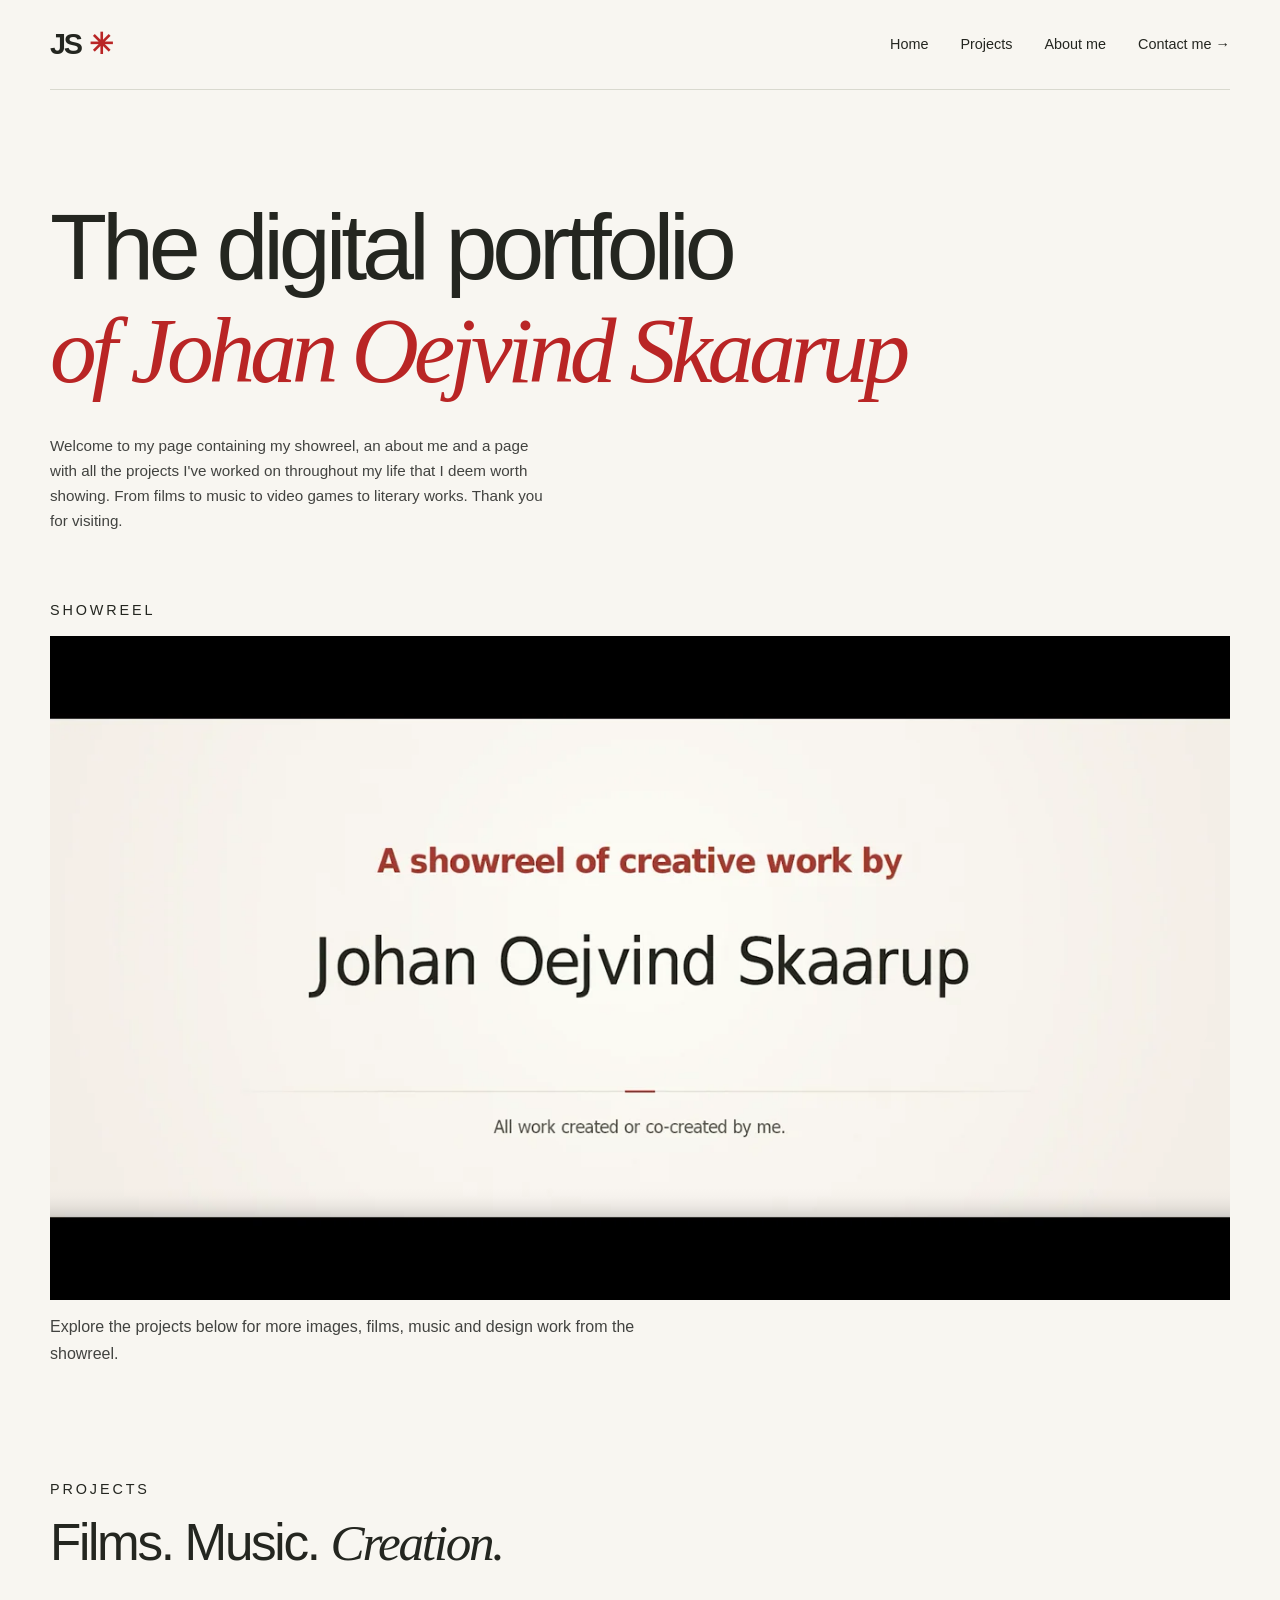
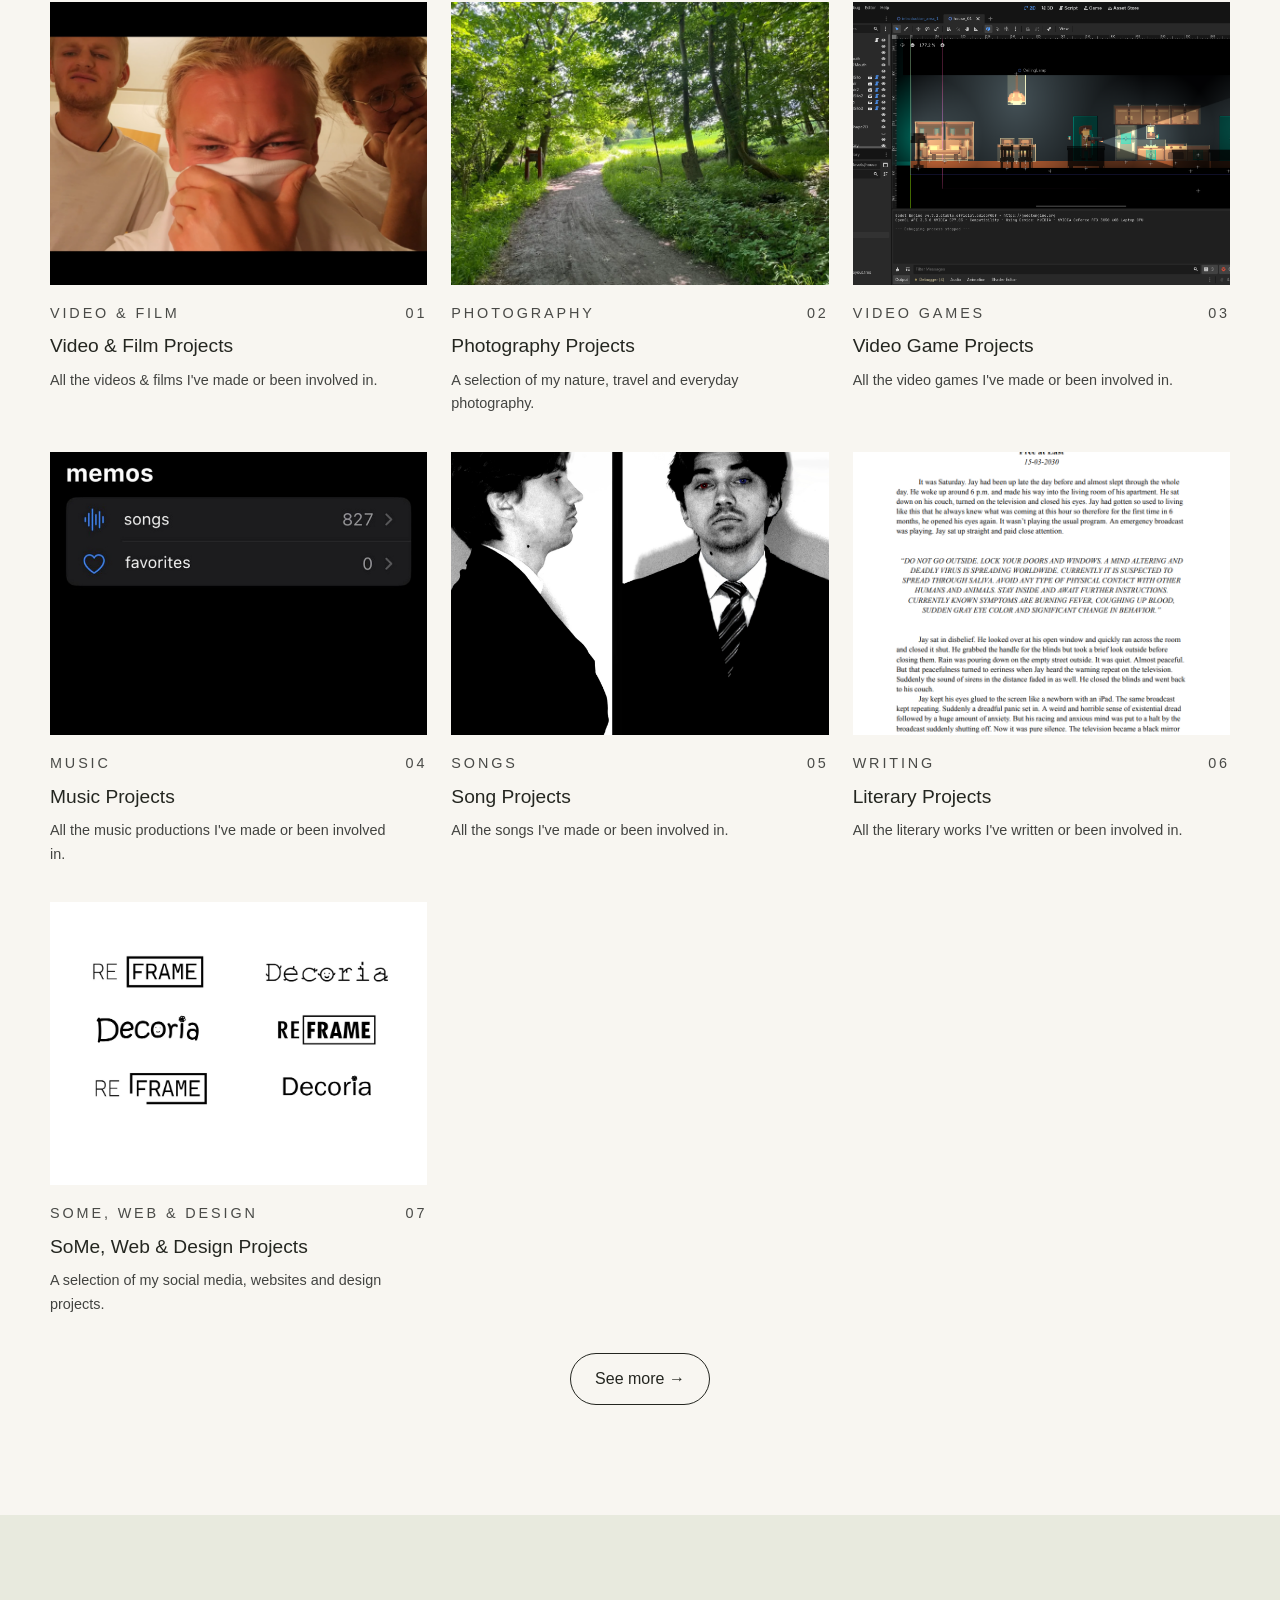
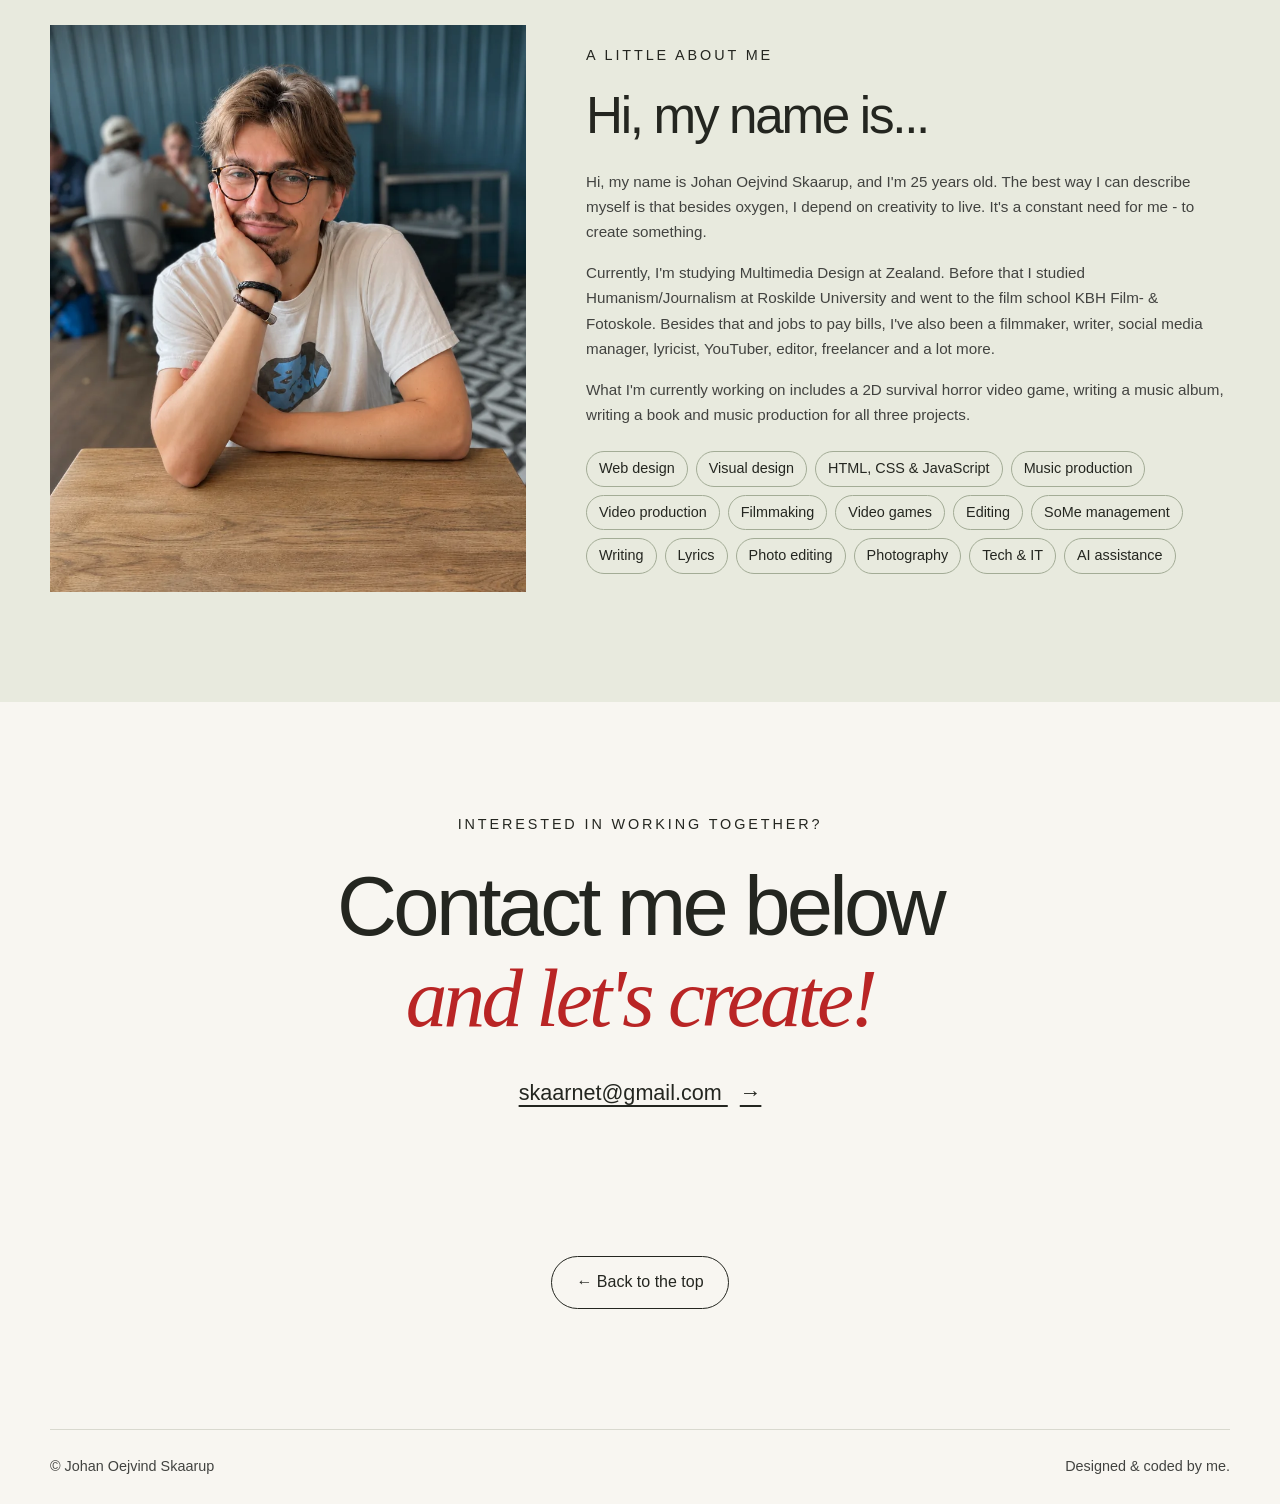
<file: index.html>
<!DOCTYPE html>
<html lang="en">
<head>
  <meta charset="UTF-8">
  <meta name="viewport" content="width=device-width, initial-scale=1.0">
  <meta name="description" content="Johan Oejvind Skaarup – multimedia design student at Zealand. Explore my films, photography, games, music, writing and design projects.">
  <title>Johan Oejvind Skaarup · Portfolio</title>
  <link rel="stylesheet" href="style.css">
  <script src="script.js" defer></script>
</head>
<body>
  <a class="skip-link" href="#indhold">Skip to content</a>

  <!-- HEADER: Navnet og navigationen går igen på alle skærmstørrelser. -->
  <header class="site-header container">
    <a class="logo" href="#forside" aria-label="JS – Johan Oejvind Skaarup, home">JS<span aria-hidden="true">✳︎</span></a>
    <button class="menu-button" type="button" aria-controls="navigation" aria-expanded="false" hidden>Menu <span aria-hidden="true">☰</span></button>
    <nav id="navigation" aria-label="Main navigation">
      <a href="index.html#forside" aria-current="page">Home</a>
      <a href="projekter.html">Projects</a>
      <a href="om-mig.html">About me</a>
      <a href="#kontakt">Contact me<span aria-hidden="true"> →</span></a>
    </nav>
  </header>

  <main id="indhold" tabindex="-1">
    <!-- INTRO: Ret overskrift og introduktion her. -->
    <section class="hero container" id="forside" aria-labelledby="hero-title">
      <h1 id="hero-title">The digital portfolio<br><span class="italic-heading">of Johan Oejvind Skaarup</span></h1>
      <p>Welcome to my page containing my showreel, an about me and a page with all the projects I've worked on throughout my life that I deem worth showing. From films to music to video games to literary works. Thank you for visiting.</p>
    </section>

    <!-- SHOWREEL: Browserens egen afspiller henter kun videoinformation, indtil man trykker play. -->
    <section class="showreel container" id="showreel" aria-labelledby="reel-title">
      <h2 class="section-label" id="reel-title">Showreel</h2>
      <video class="showreel-video" controls playsinline preload="metadata" poster="assets/showreel-poster.webp" width="1920" height="1080" aria-labelledby="reel-title">
        <source src="assets/showreel.mp4" type="video/mp4">
        Your browser does not support video playback. <a href="assets/showreel.mp4">Download the showreel (MP4)</a>.
      </video>
      <p class="showreel-description">Explore the projects below for more images, films, music and design work from the showreel.</p>
    </section>

    <!-- PROJEKTER: Hvert kort linker til sin egen sektion i projekter.html. -->
    <section class="projects container section-space" id="projekter" aria-labelledby="projects-title">
      <div class="section-heading">
        <p class="section-label">Projects</p>
        <h2 id="projects-title">Films. Music. <span class="italic-heading">Creation.</span></h2>
      </div>
      <div class="project-grid">
        <article class="project-card">
          <a class="project-link" href="projekter.html#short-film" aria-label="Learn more about my videos and films">
            <img src="assets/short_film_screenshot1.png" alt="Screenshot for my videos and films" width="800" height="600" loading="lazy">
            <span class="project-overlay">Learn more</span>
          </a>
          <div class="project-meta"><span>Video &amp; Film</span><span>01</span></div>
          <h3>Video &amp; Film Projects</h3>
          <p>All the videos &amp; films I've made or been involved in.</p>
        </article>
        <article class="project-card">
          <a class="project-link" href="projekter.html#photography" aria-label="Learn more about my photography albums">
            <img src="assets/photography/photography-cover.webp" alt="Narrow woodland path winding through bright green trees and grass" width="800" height="600" loading="lazy" decoding="async">
            <span class="project-overlay">Learn more</span>
          </a>
          <div class="project-meta"><span>Photography</span><span>02</span></div>
          <h3>Photography Projects</h3>
          <p>A selection of my nature, travel and everyday photography.</p>
        </article>
        <article class="project-card">
          <a class="project-link" href="projekter.html#video-game" aria-label="Learn more about my video game">
            <img src="assets/video_game_screenshot1.png" alt="Screenshot for my video games" width="800" height="600" loading="lazy">
            <span class="project-overlay">Learn more</span>
          </a>
          <div class="project-meta"><span>Video games</span><span>03</span></div>
          <h3>Video Game Projects</h3>
          <p>All the video games I've made or been involved in.</p>
        </article>
        <article class="project-card">
          <a class="project-link" href="projekter.html#music" aria-label="Learn more about my music">
            <img src="assets/music_screenshot1.jpg" alt="Cover image for my music production" width="800" height="600" loading="lazy">
            <span class="project-overlay">Learn more</span>
          </a>
          <div class="project-meta"><span>Music</span><span>04</span></div>
          <h3>Music Projects</h3>
          <p>All the music productions I've made or been involved in.</p>
        </article>
        <article class="project-card">
          <a class="project-link" href="projekter.html#songs" aria-label="Learn more about my songs">
            <img src="assets/project_pics_files/music_2.jpg" alt="Cover image for my songs" width="800" height="600" loading="lazy">
            <span class="project-overlay">Learn more</span>
          </a>
          <div class="project-meta"><span>Songs</span><span>05</span></div>
          <h3>Song Projects</h3>
          <p>All the songs I've made or been involved in.</p>
        </article>
        <article class="project-card">
          <a class="project-link" href="projekter.html#literary-works" aria-label="Learn more about my literary works">
            <img src="assets/project_pics_files/writing_1.png" alt="Cover image for my writing" width="800" height="600" loading="lazy">
            <span class="project-overlay">Learn more</span>
          </a>
          <div class="project-meta"><span>Writing</span><span>06</span></div>
          <h3>Literary Projects</h3>
          <p>All the literary works I've written or been involved in.</p>
        </article>
        <article class="project-card">
          <a class="project-link" href="projekter.html#web-design" aria-label="Learn more about my social media, web and design projects">
            <img src="assets/project_pics_files/decoria_1.jpg" alt="Decoria design project" width="800" height="600" loading="lazy">
            <span class="project-overlay">Learn more</span>
          </a>
          <div class="project-meta"><span>SoMe, Web &amp; Design</span><span>07</span></div>
          <h3>SoMe, Web &amp; Design Projects</h3>
          <p>A selection of my social media, websites and design projects.</p>
        </article>
      </div>
      <a class="more-link" href="projekter.html">See more <span aria-hidden="true">→</span></a>
    </section>

    <!-- OM MIG: Tilpas teksten, så den afspejler dig og dine kompetencer. -->
    <section class="about section-space" id="om-mig" aria-labelledby="about-title">
      <div class="container about-grid">
        <img class="portrait-image" src="assets/project_pics_files/portrait-home.webp" alt="Portrait of Johan Oejvind Skaarup" width="800" height="953" loading="lazy" decoding="async">
        <div class="about-copy">
          <p class="section-label">A little about me</p>
          <h2 id="about-title">Hi, my name is...</h2>
          <p>Hi, my name is Johan Oejvind Skaarup, and I'm 25 years old. The best way I can describe myself is that besides oxygen, I depend on creativity to live. It's a constant need for me - to create something.</p>
          <p>Currently, I'm studying Multimedia Design at Zealand. Before that I studied Humanism/Journalism at Roskilde University and went to the film school KBH Film- &amp; Fotoskole. Besides that and jobs to pay bills, I've also been a filmmaker, writer, social media manager, lyricist, YouTuber, editor, freelancer and a lot more.</p>
          <p>What I'm currently working on includes a 2D survival horror video game, writing a music album, writing a book and music production for all three projects.</p>
          <ul class="skills" aria-label="Areas of expertise">
            <li>Web design</li>
            <li>Visual design</li>
            <li>HTML, CSS &amp; JavaScript</li>
            <li>Music production</li>
            <li>Video production</li>
            <li>Filmmaking</li>
            <li>Video games</li>
            <li>Editing</li>
            <li>SoMe management</li>
            <li>Writing</li>
            <li>Lyrics</li>
            <li>Photo editing</li>
            <li>Photography</li>
            <li>Tech &amp; IT</li>
            <li>AI assistance</li>
          </ul>
        </div>
      </div>
    </section>

    <!-- KONTAKT: mailto åbner brugerens mailprogram; der indsamles ingen data. -->
    <section class="contact container section-space" id="kontakt" aria-labelledby="contact-title">
      <p class="section-label">Interested in working together?</p>
          <h2 id="contact-title">Contact me below<br><span class="italic-heading">and let's create!</span></h2><a class="contact-link" href="mailto:skaarnet@gmail.com">skaarnet@gmail.com <span aria-hidden="true">→</span></a>
    </section>

    <a class="more-link back-to-top" href="#forside">← Back to the top</a>
  </main>
  <footer class="site-footer container">
    <p>© Johan Oejvind Skaarup</p>
    <p>Designed &amp; coded by me.</p>
  </footer>
</body>
</html>
</file>
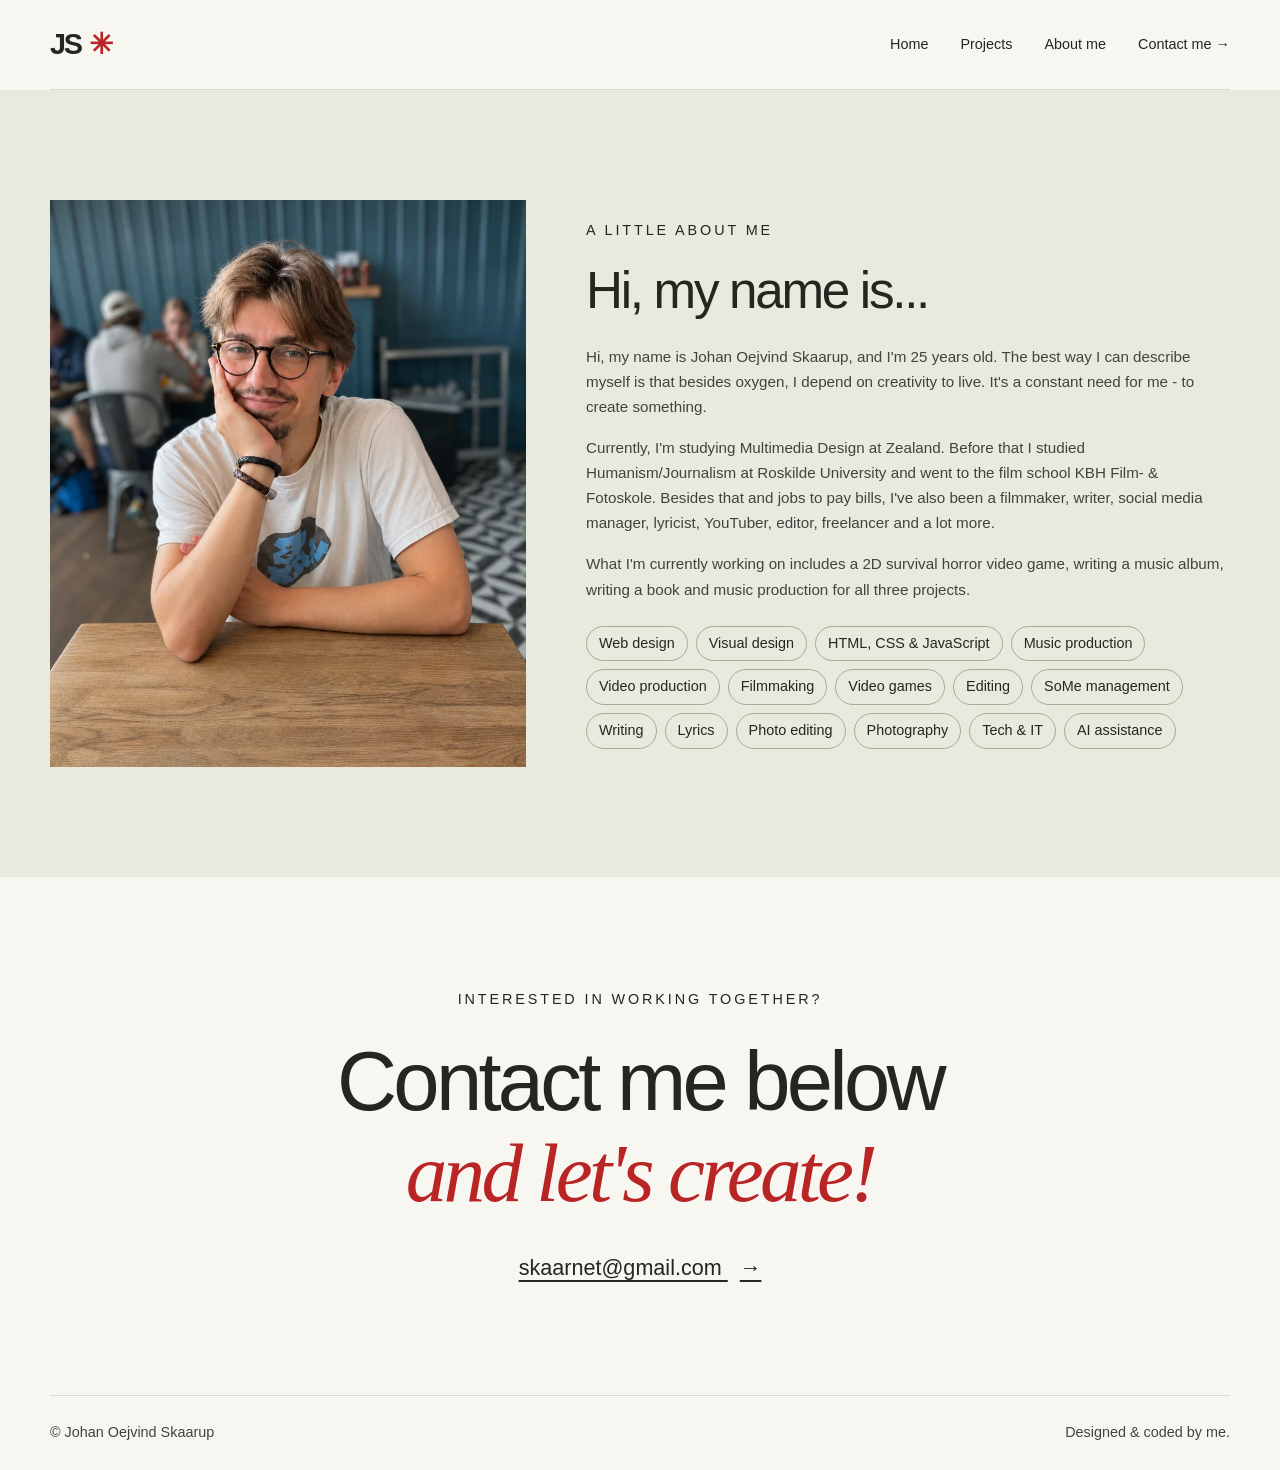
<file: om-mig.html>
<!DOCTYPE html>
<html lang="en">
<head>
  <meta charset="UTF-8">
  <meta name="viewport" content="width=device-width, initial-scale=1.0">
  <meta name="description" content="Johan Oejvind Skaarup – multimedia design student at Zealand. Explore my films, photography, games, music, writing and design projects.">
  <title>About me · Johan Oejvind Skaarup</title>
  <link rel="stylesheet" href="style.css">
  <script src="script.js" defer></script>
</head>
<body>
  <a class="skip-link" href="#indhold">Skip to content</a>

  <!-- HEADER: Navnet og navigationen går igen på alle skærmstørrelser. -->
  <header class="site-header container">
    <a class="logo" href="index.html" aria-label="JS – Johan Oejvind Skaarup, home">JS<span aria-hidden="true">✳︎</span></a>
    <button class="menu-button" type="button" aria-controls="navigation" aria-expanded="false" hidden>Menu <span aria-hidden="true">☰</span></button>
    <nav id="navigation" aria-label="Main navigation">
      <a href="index.html#forside">Home</a>
      <a href="projekter.html">Projects</a>
      <a href="om-mig.html" aria-current="page">About me</a>
      <a href="#kontakt">Contact me<span aria-hidden="true"> →</span></a>
    </nav>
  </header>

  <main id="indhold" tabindex="-1">
    <!-- OM MIG: Tilpas teksten, så den afspejler dig og dine kompetencer. -->
    <section class="about section-space" id="om-mig" aria-labelledby="about-title">
      <div class="container about-grid">
        <img class="portrait-image" src="assets/project_pics_files/portrait-home.webp" alt="Portrait of Johan Oejvind Skaarup" width="800" height="1067" decoding="async">
        <div class="about-copy">
          <p class="section-label">A little about me</p>
          <h1 class="about-heading" id="about-title">Hi, my name is...</h1>
          <p>Hi, my name is Johan Oejvind Skaarup, and I'm 25 years old. The best way I can describe myself is that besides oxygen, I depend on creativity to live. It's a constant need for me - to create something.</p>
          <p>Currently, I'm studying Multimedia Design at Zealand. Before that I studied Humanism/Journalism at Roskilde University and went to the film school KBH Film- &amp; Fotoskole. Besides that and jobs to pay bills, I've also been a filmmaker, writer, social media manager, lyricist, YouTuber, editor, freelancer and a lot more.</p>
          <p>What I'm currently working on includes a 2D survival horror video game, writing a music album, writing a book and music production for all three projects.</p>
          <ul class="skills" aria-label="Areas of expertise">
            <li>Web design</li>
            <li>Visual design</li>
            <li>HTML, CSS &amp; JavaScript</li>
            <li>Music production</li>
            <li>Video production</li>
            <li>Filmmaking</li>
            <li>Video games</li>
            <li>Editing</li>
            <li>SoMe management</li>
            <li>Writing</li>
            <li>Lyrics</li>
            <li>Photo editing</li>
            <li>Photography</li>
            <li>Tech &amp; IT</li>
            <li>AI assistance</li>
          </ul>
        </div>
      </div>
    </section>

    <!-- KONTAKT: mailto åbner brugerens mailprogram; der indsamles ingen data. -->
    <section class="contact container section-space" id="kontakt" aria-labelledby="contact-title">
      <p class="section-label">Interested in working together?</p>
          <h2 id="contact-title">Contact me below<br><span class="italic-heading">and let's create!</span></h2><a class="contact-link" href="mailto:skaarnet@gmail.com">skaarnet@gmail.com <span aria-hidden="true">→</span></a>
    </section>
  </main>
  <footer class="site-footer container">
    <p>© Johan Oejvind Skaarup</p>
    <p>Designed &amp; coded by me.</p>
  </footer>
  </footer>
</body>
</html>
</file>
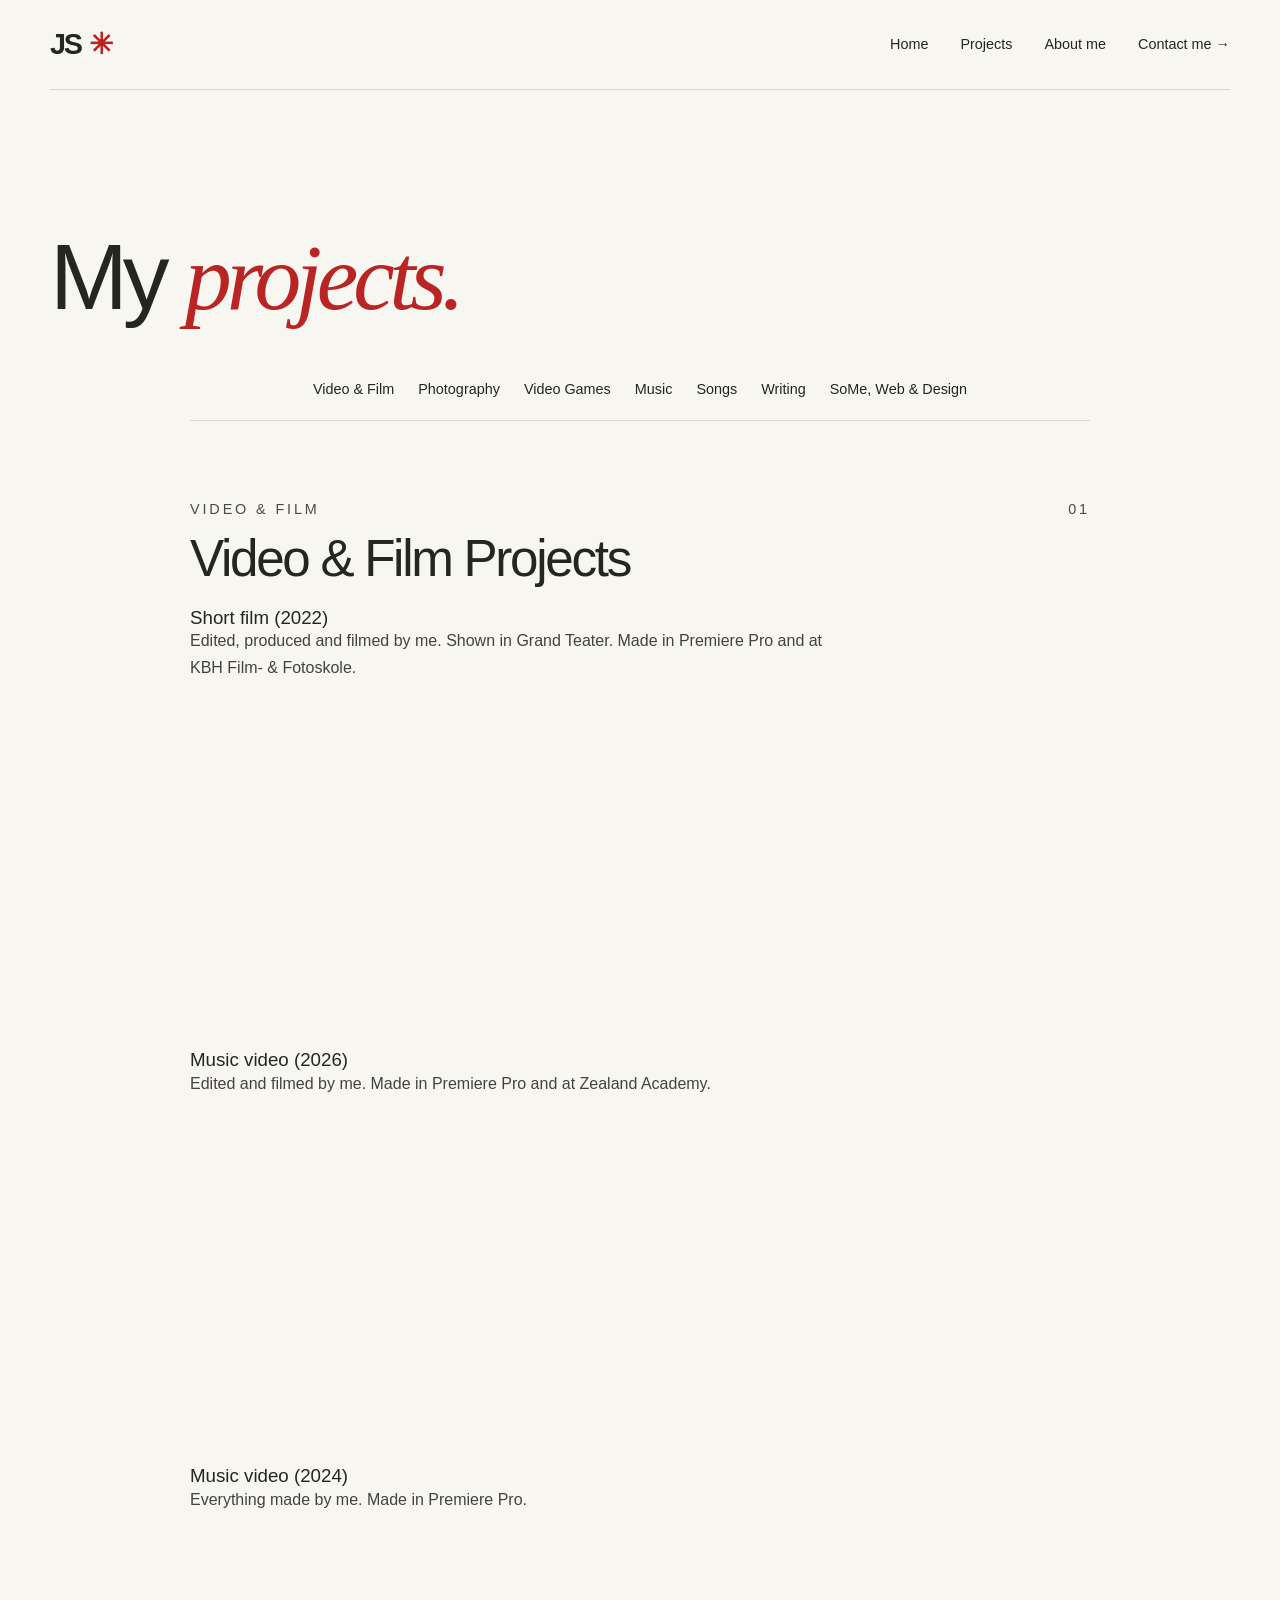
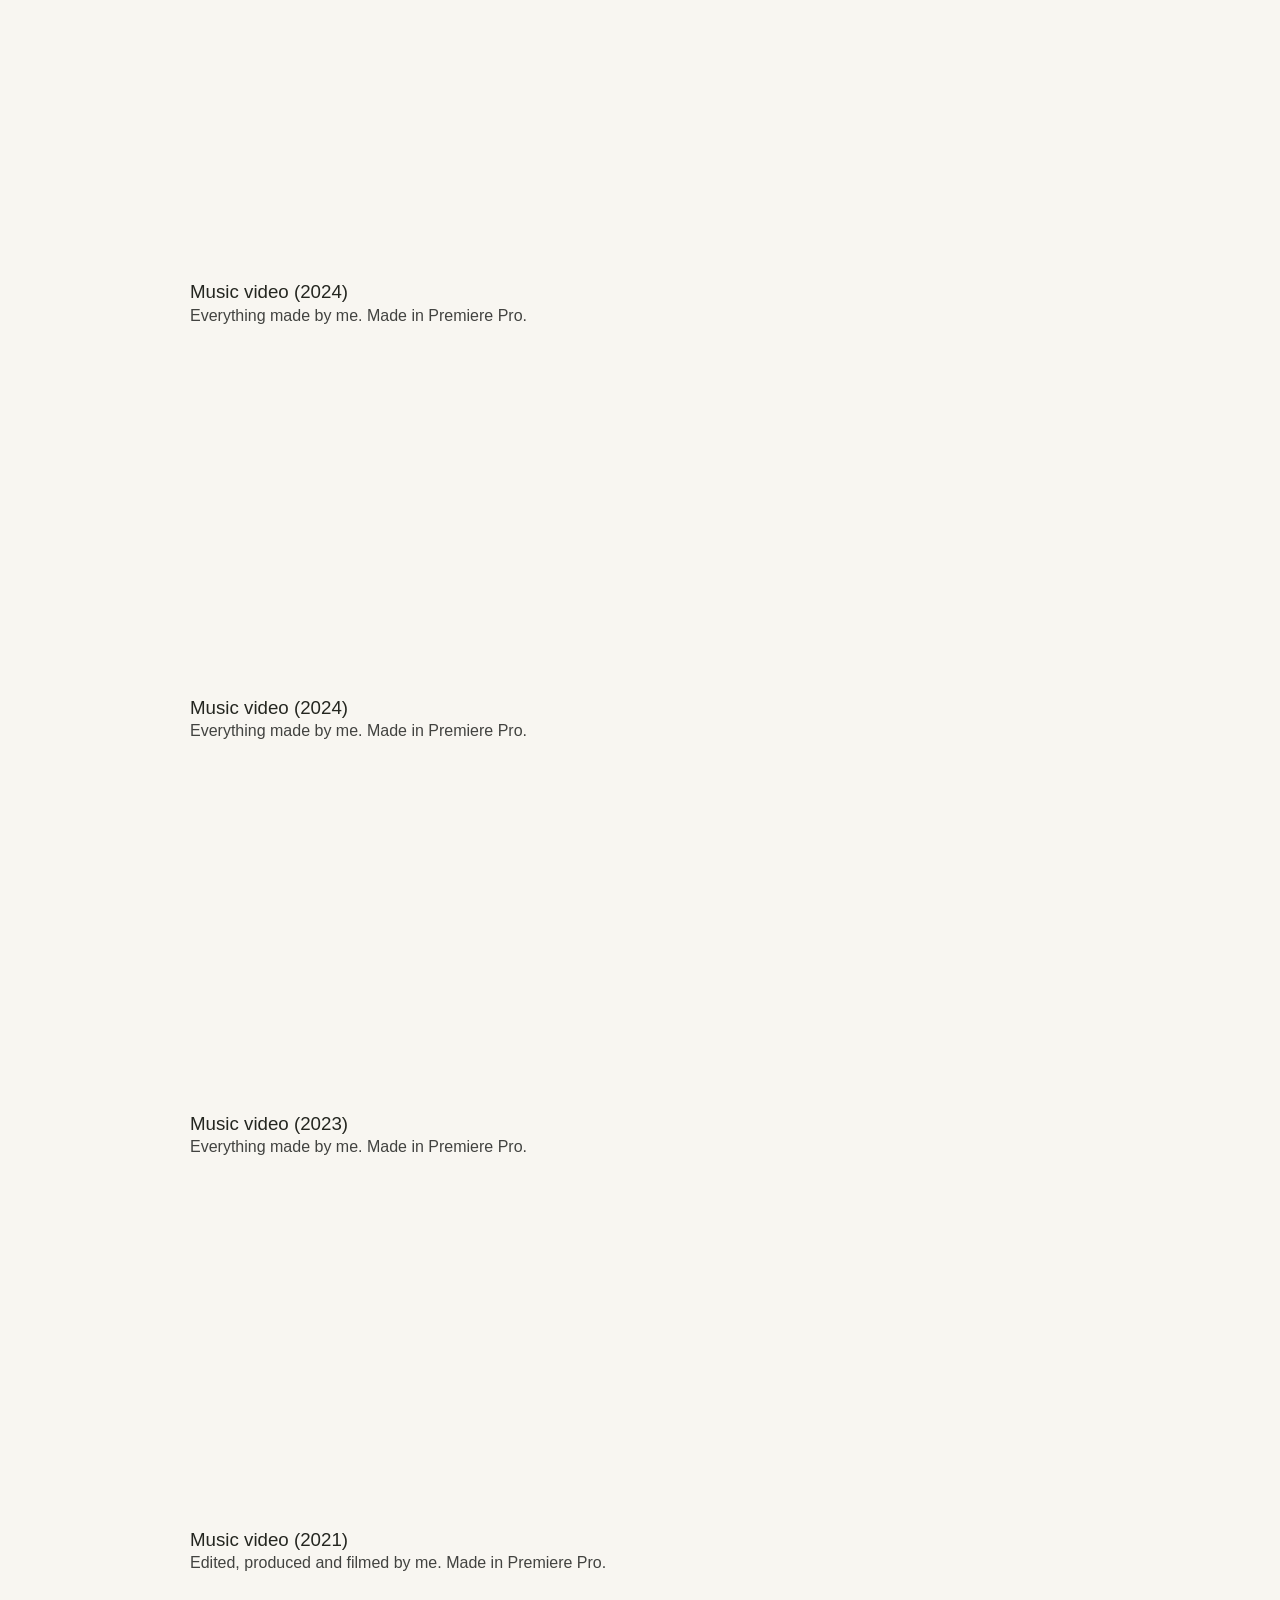
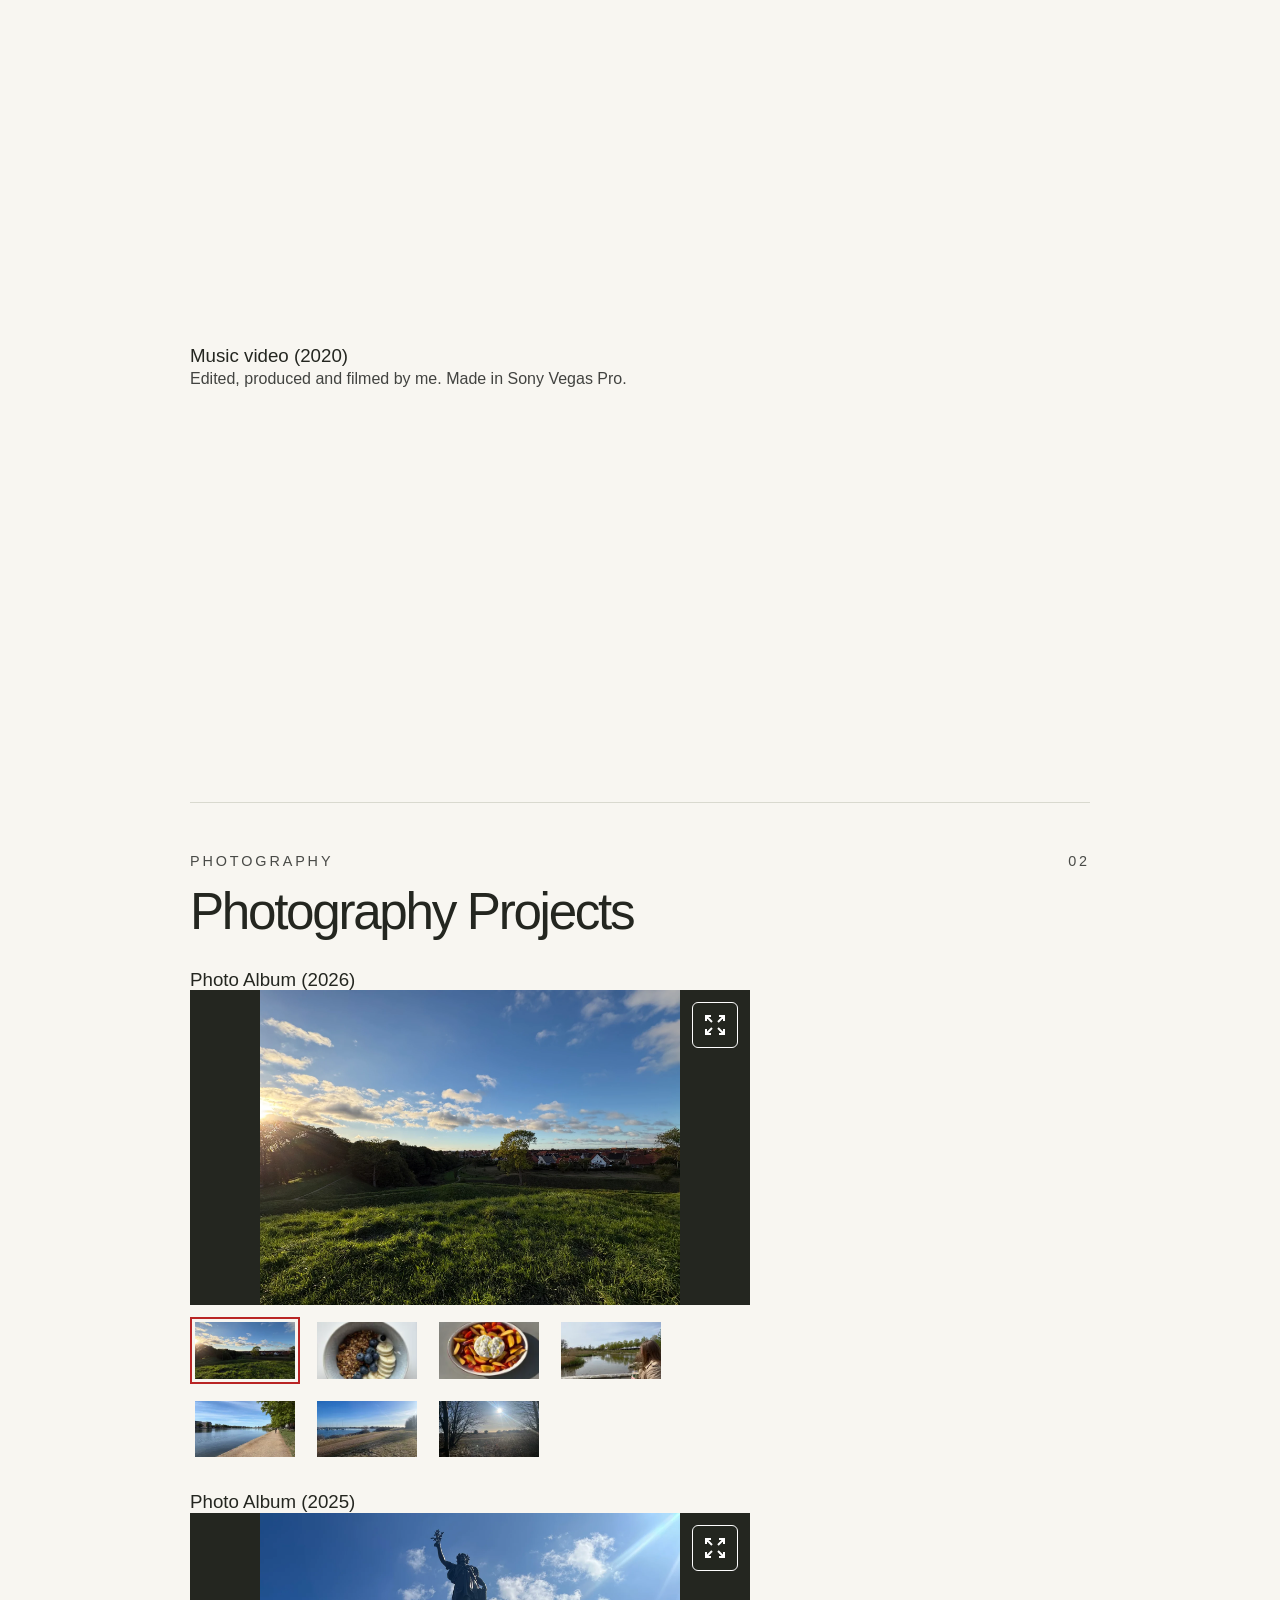
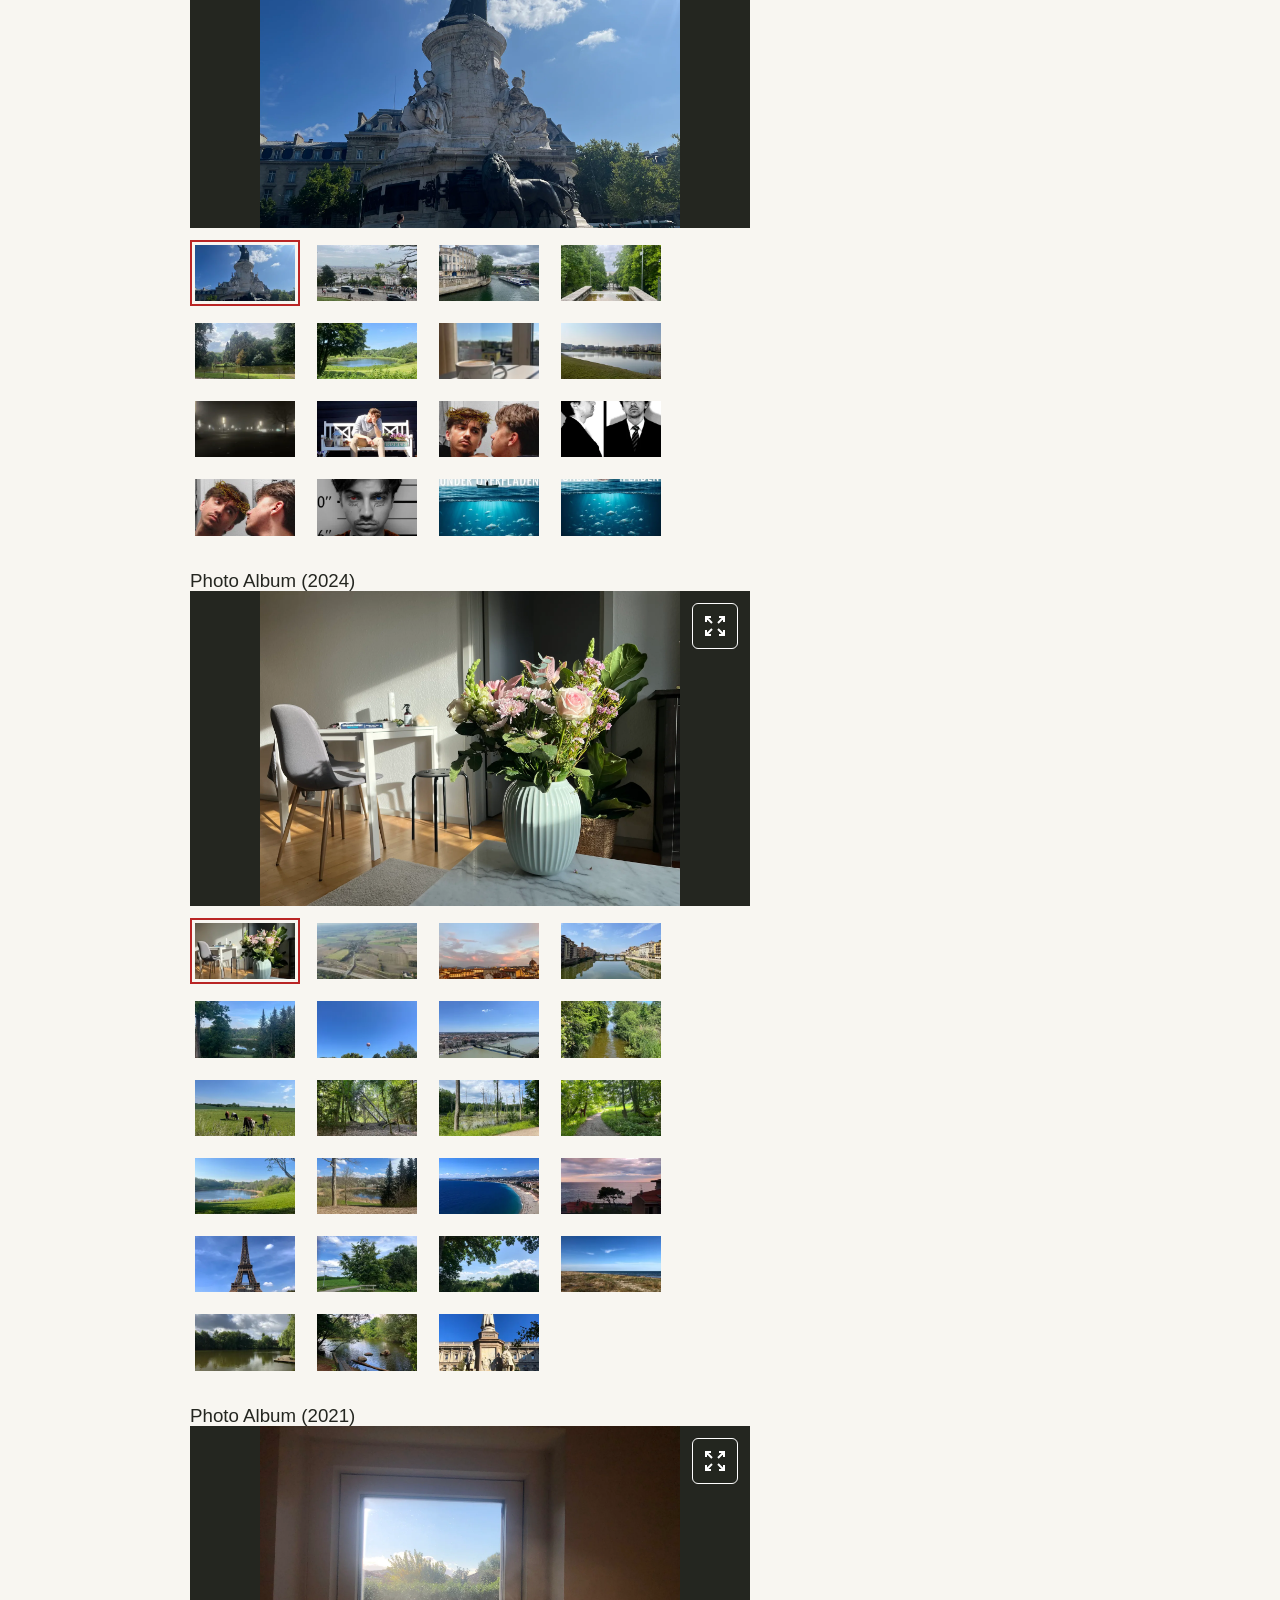
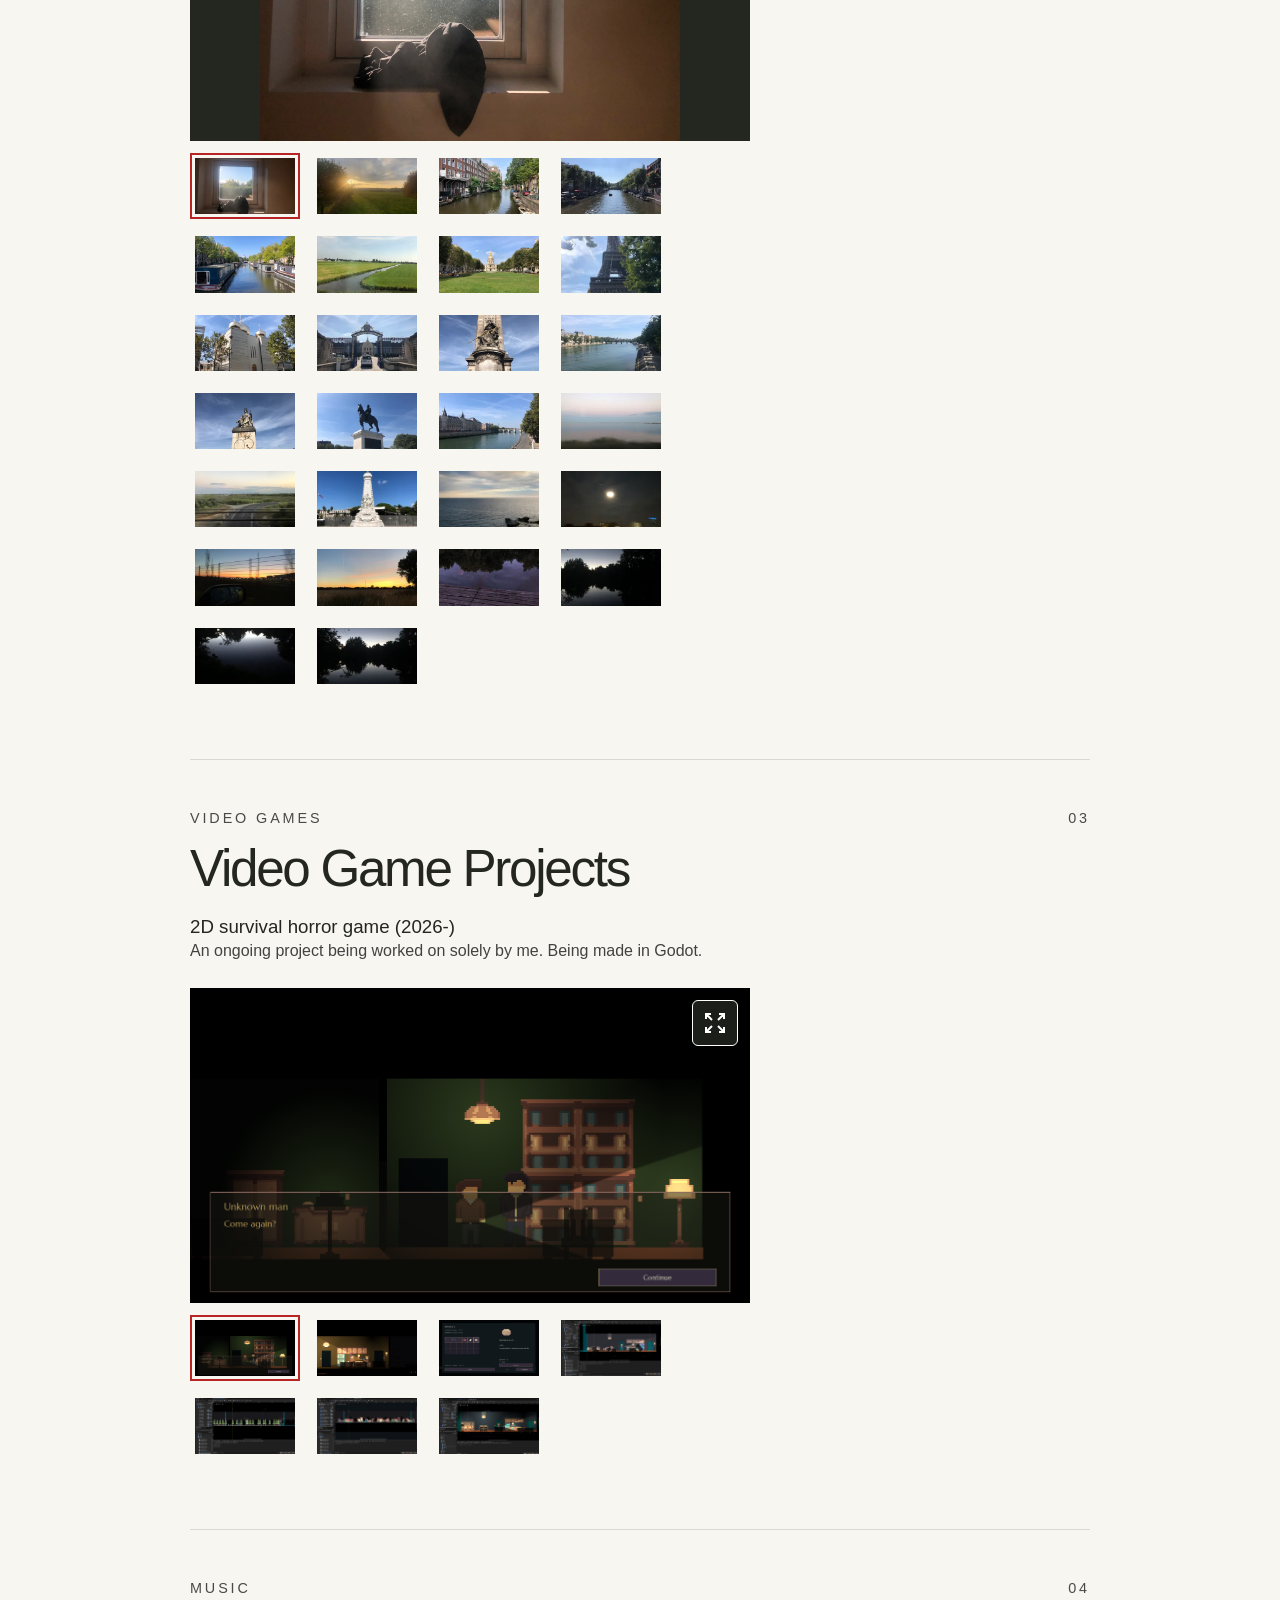
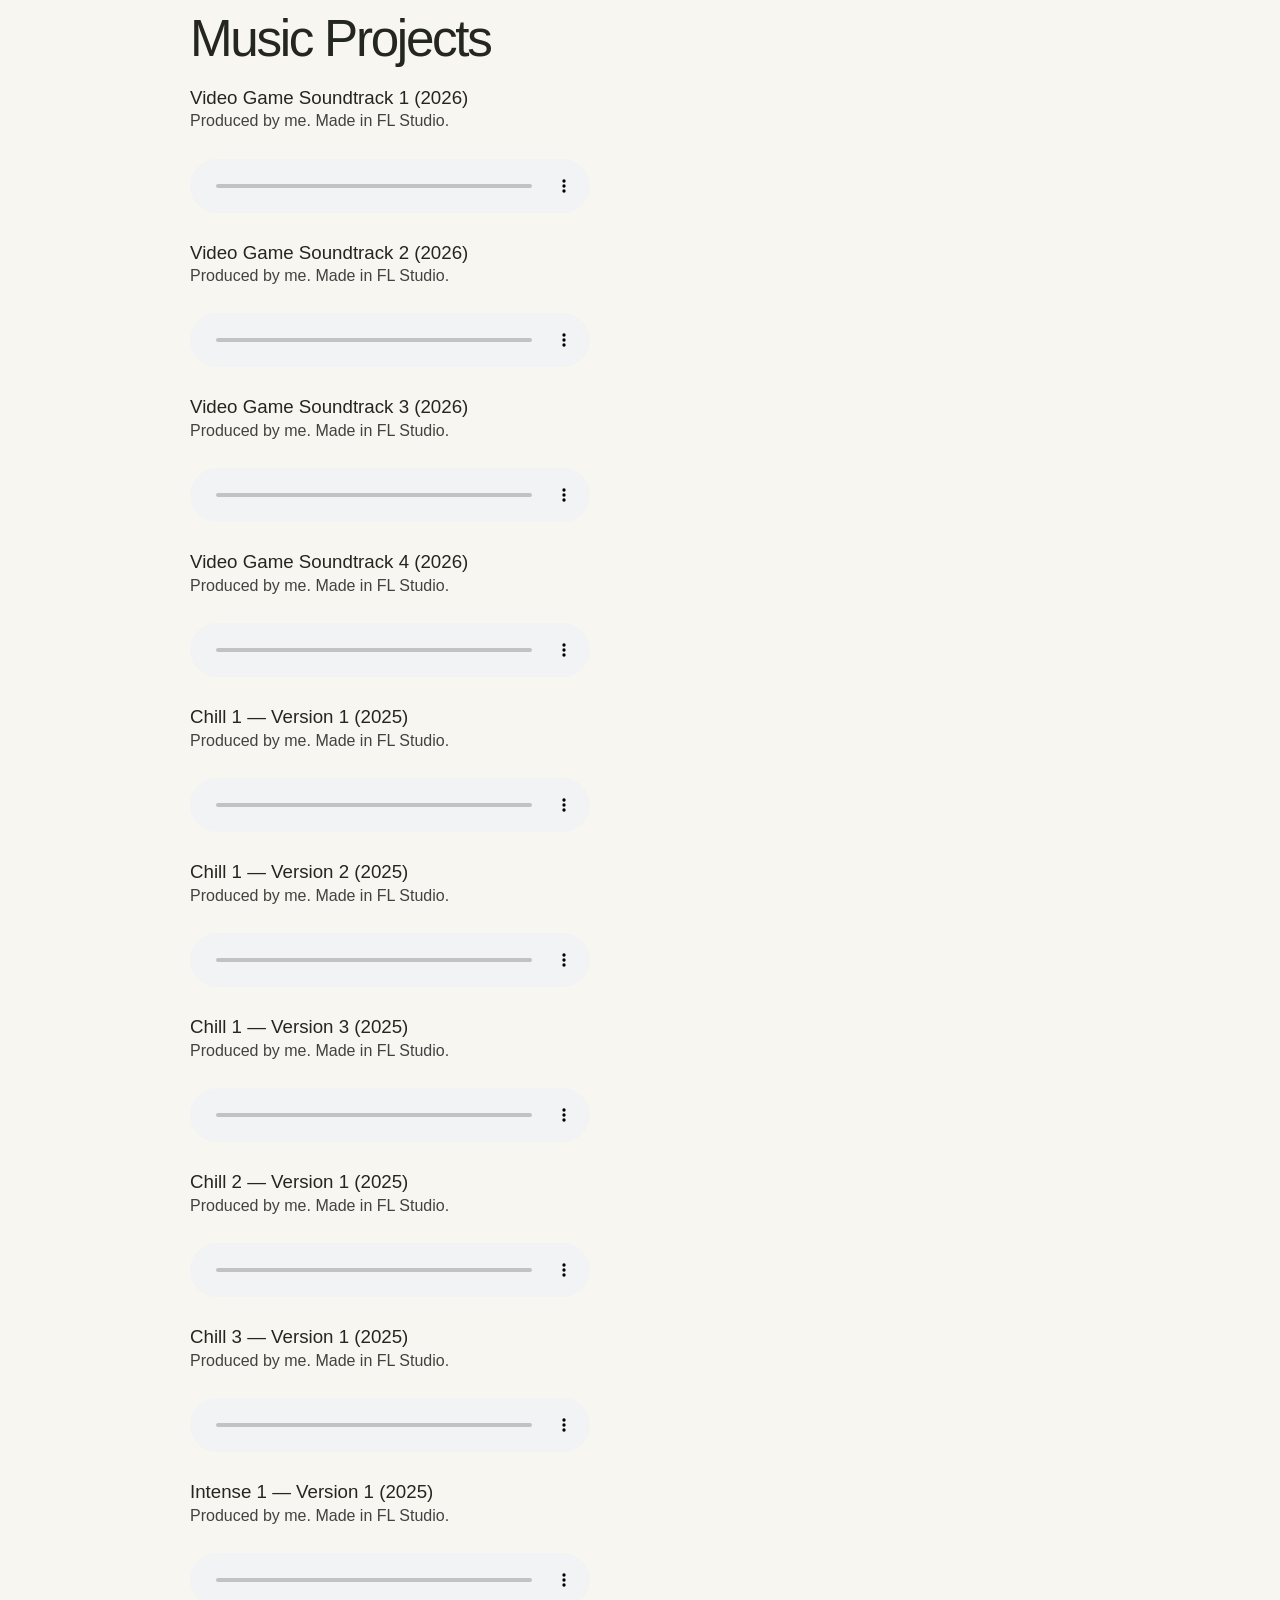
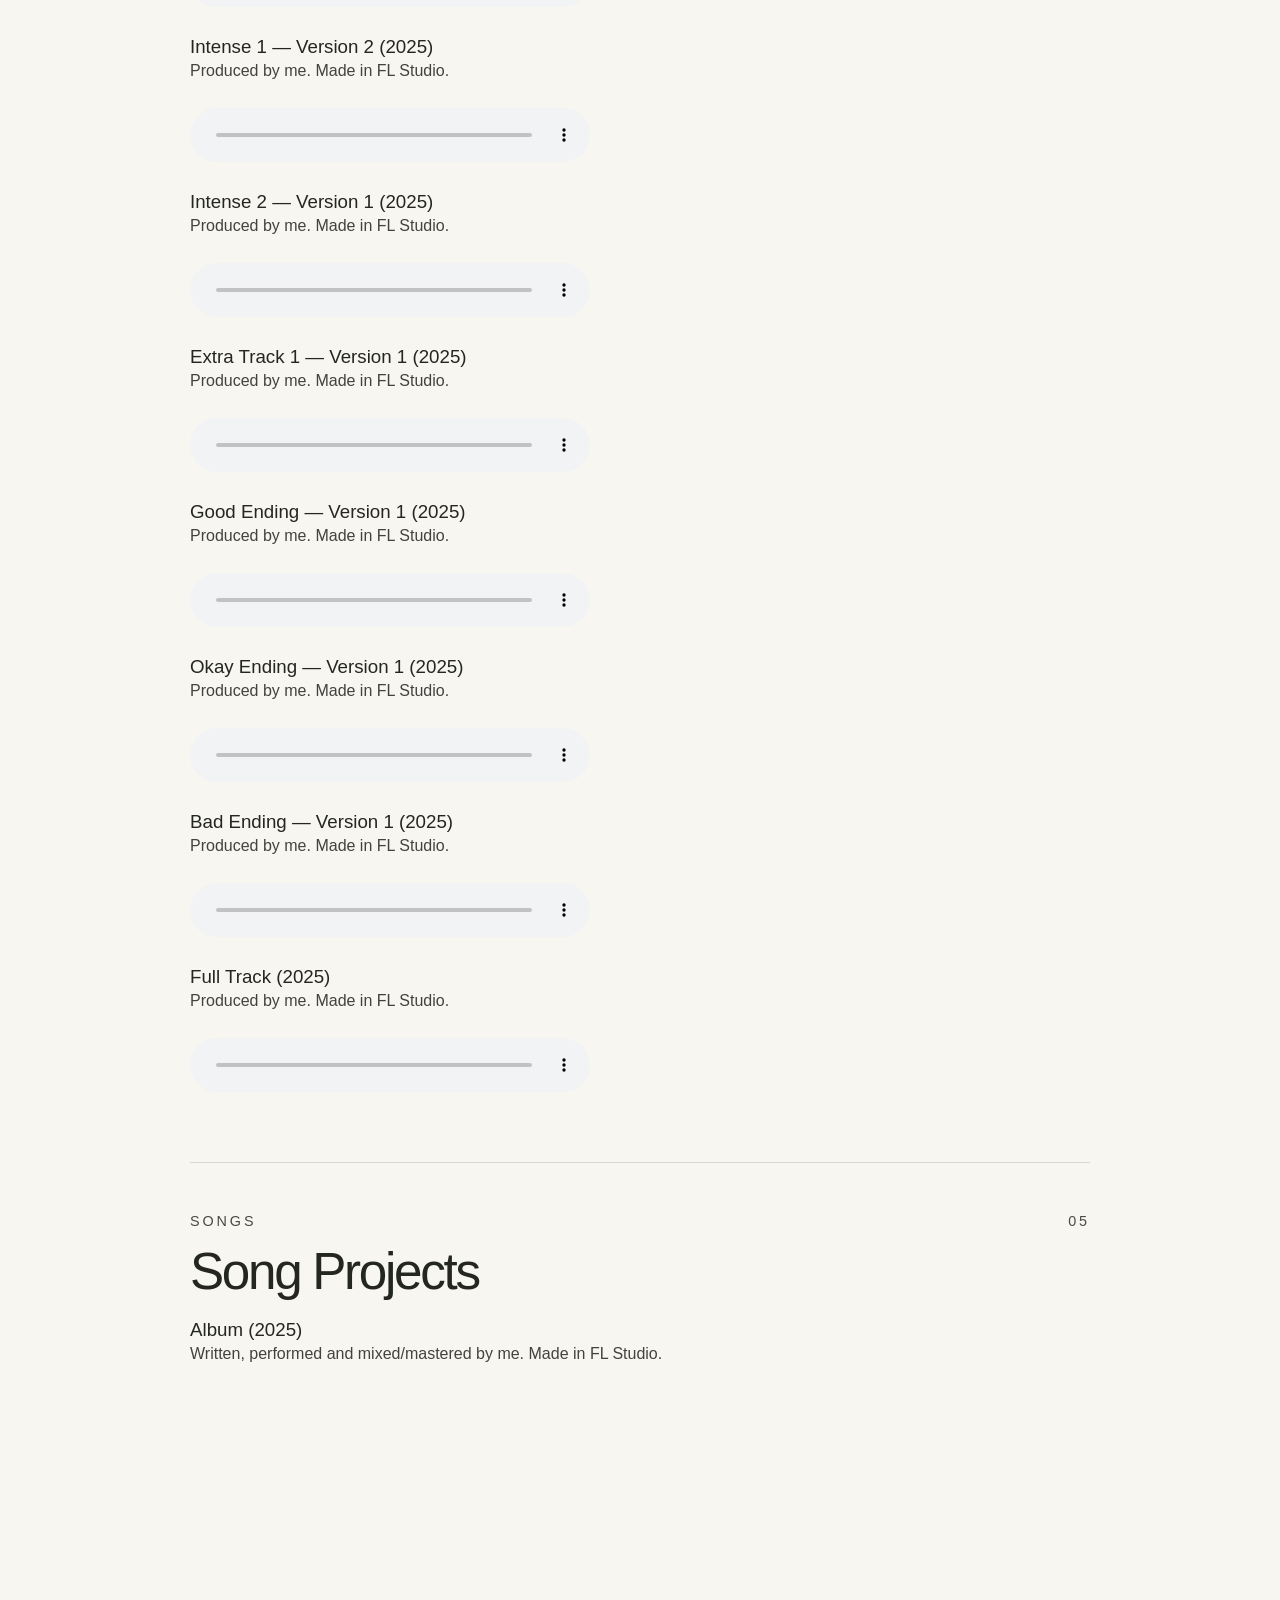
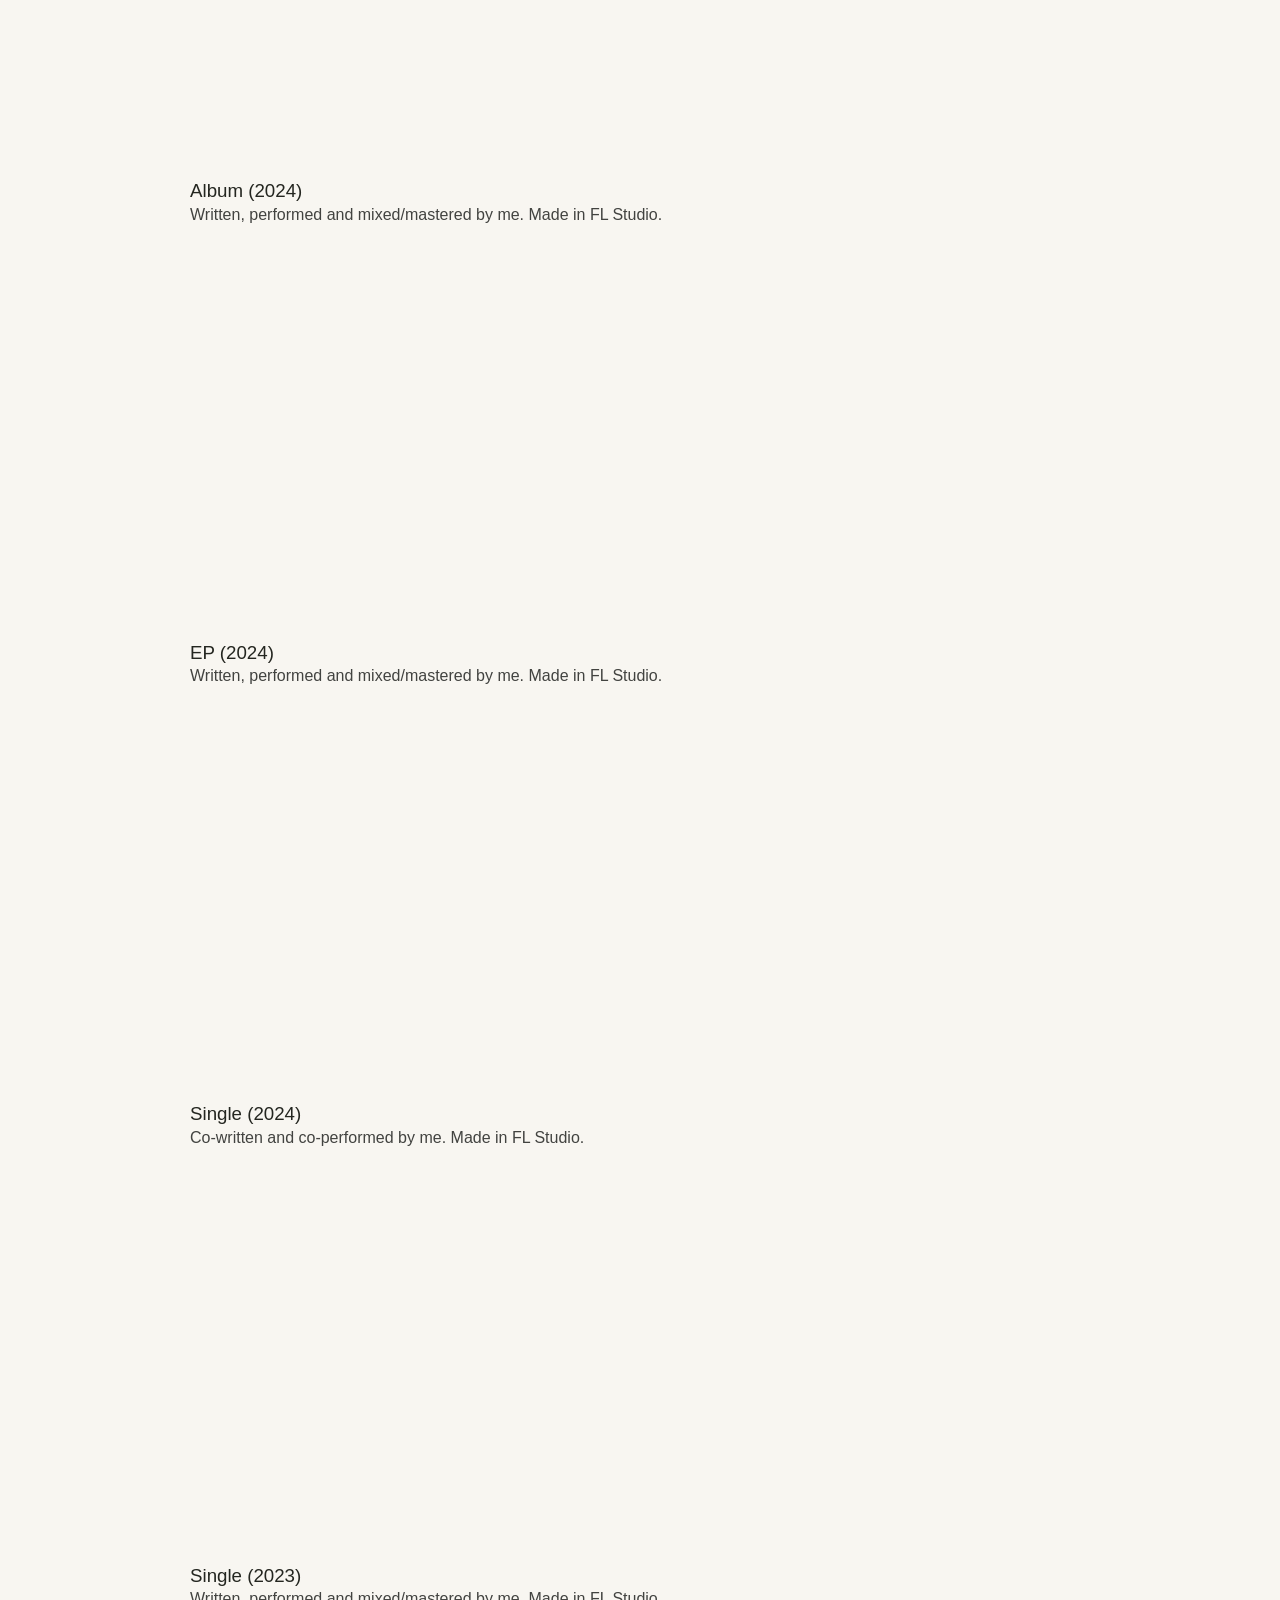
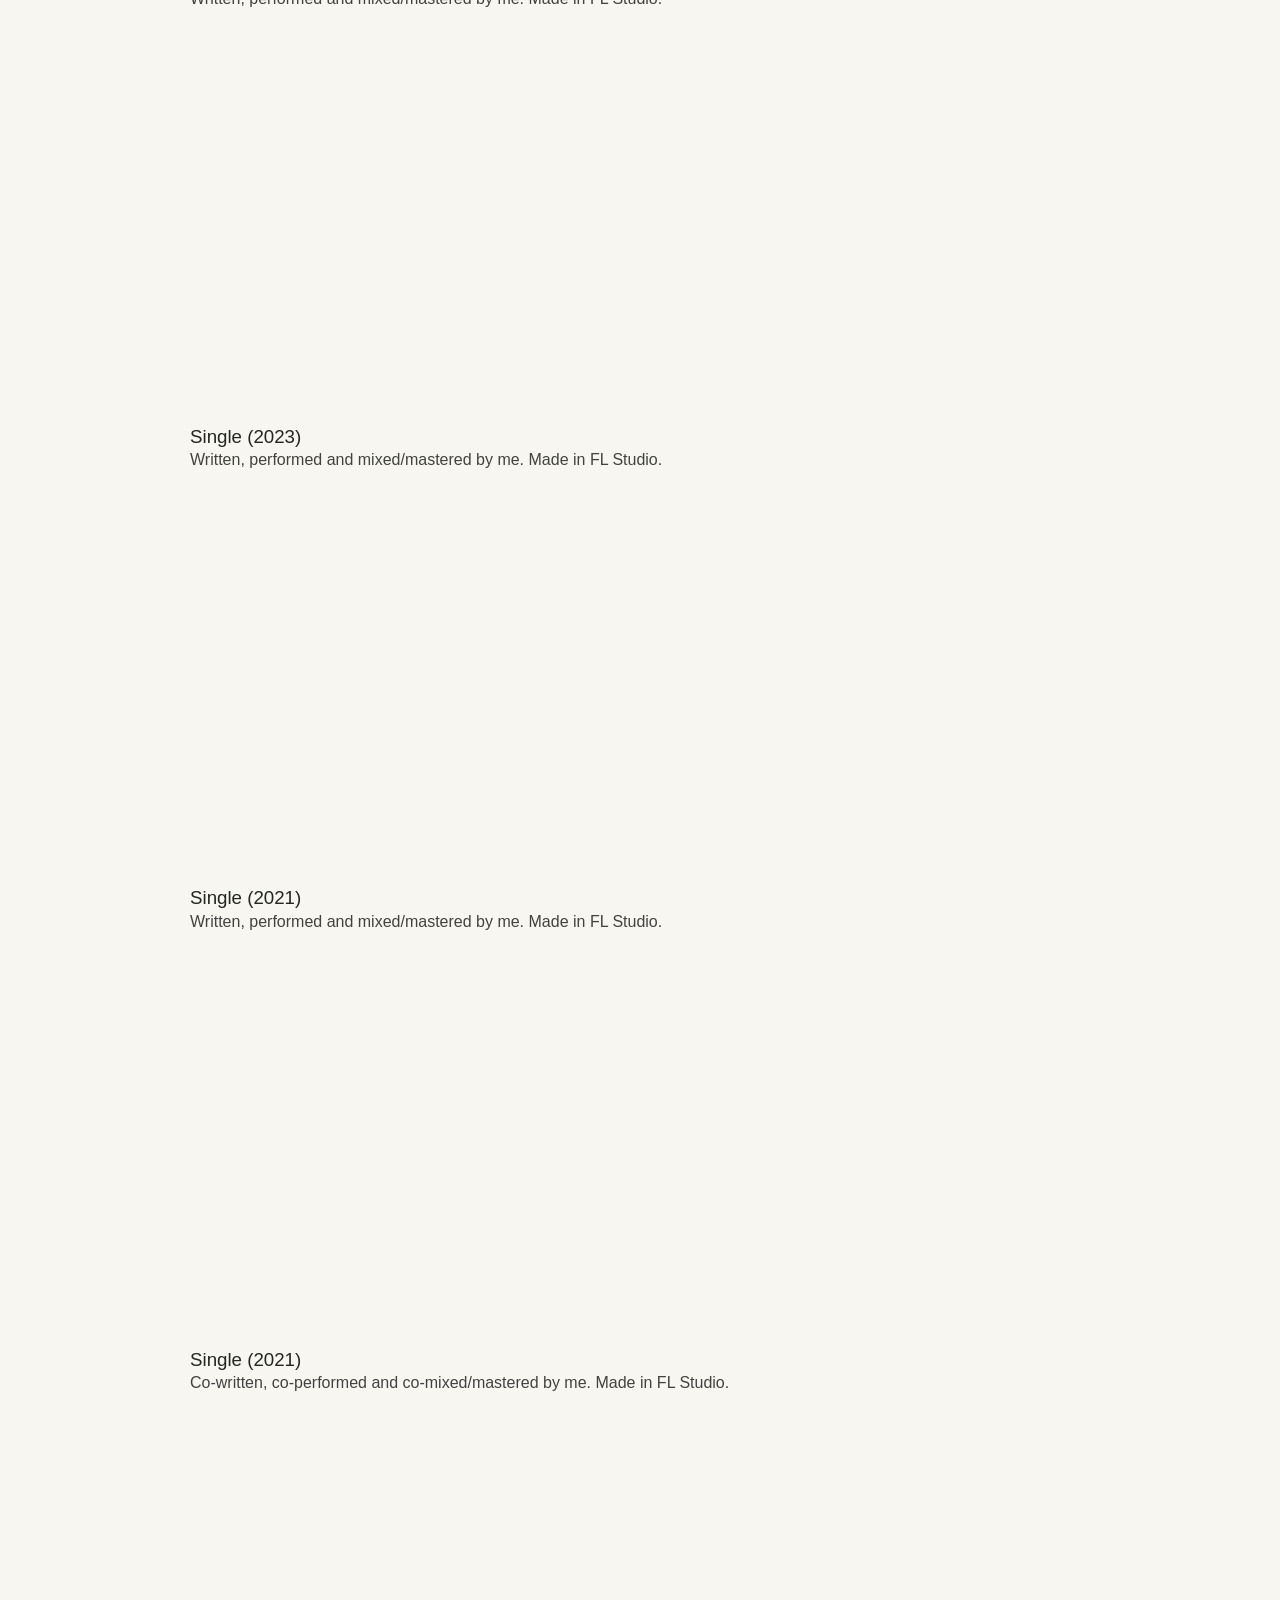
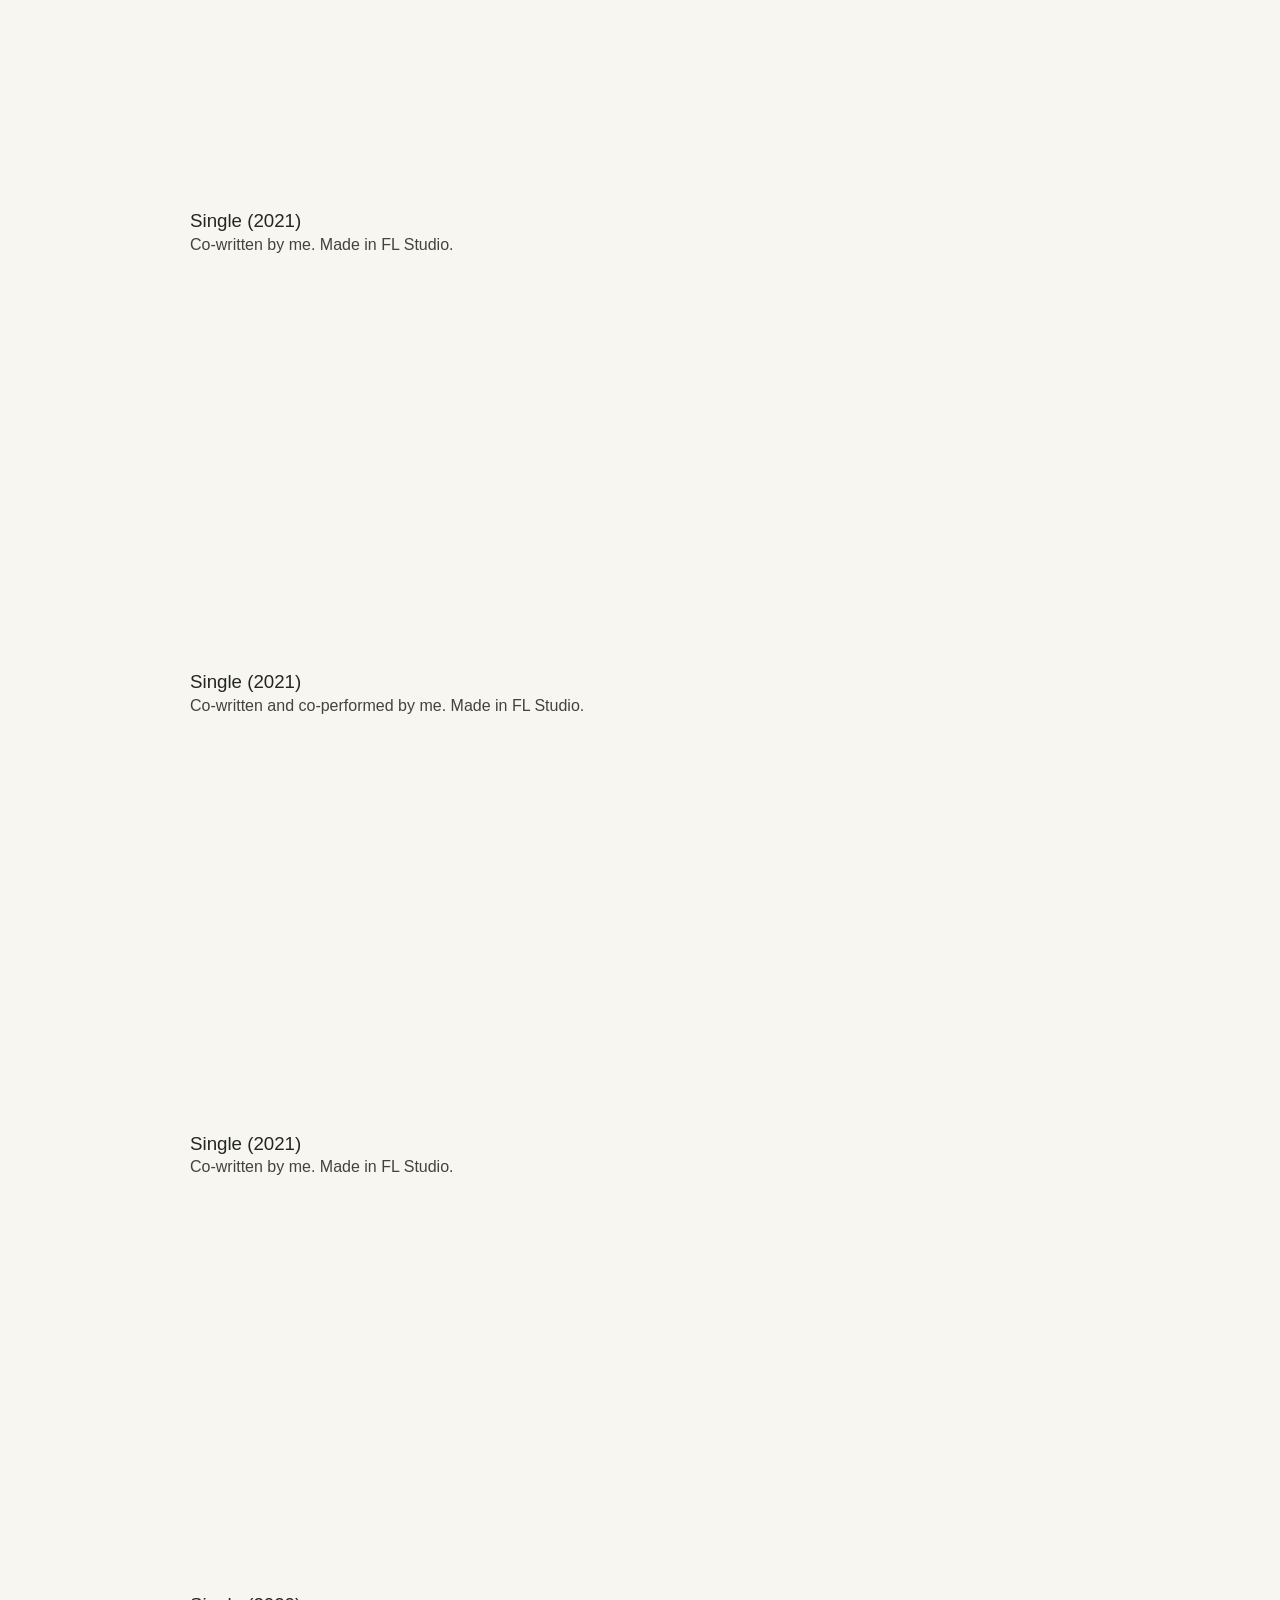
<file: projekter.html>
<!DOCTYPE html>
<html lang="en">
<head>
  <meta charset="UTF-8">
  <meta name="viewport" content="width=device-width, initial-scale=1.0">
  <meta name="description" content="Johan Oejvind Skaarup – multimedia design student at Zealand. Explore my films, photography, games, music, writing and design projects.">
  <title>Projects · Johan Oejvind Skaarup</title>
  <link rel="stylesheet" href="style.css">
  <script src="script.js" defer></script>
</head>
<body>
  <a class="skip-link" href="#indhold">Skip to content</a>

  <header class="site-header container">
    <a class="logo" href="index.html" aria-label="JS – Johan Oejvind Skaarup, home">JS<span aria-hidden="true">✳︎</span></a>
    <button class="menu-button" type="button" aria-controls="navigation" aria-expanded="false" hidden>Menu <span aria-hidden="true">☰</span></button>
    <nav id="navigation" aria-label="Main navigation">
      <a href="index.html">Home</a>
      <a href="projekter.html" aria-current="page">Projects</a>
      <a href="om-mig.html">About me</a>
      <a href="projekter.html#kontakt">Contact me<span aria-hidden="true"> →</span></a>
    </nav>
  </header>

  <main id="indhold" tabindex="-1" class="container section-space">
    <h1>My <span class="italic-heading">projects.</span></h1>
    <!-- PROJEKTMENU: Almindelige links scroller til sektionernes ID'er. -->
    <div class="projects-layout">
      <nav class="project-menu" aria-label="Project categories">
        <a href="#short-film">Video &amp; Film</a>
        <a href="#photography">Photography</a>
        <a href="#video-game">Video Games</a>
        <a href="#music">Music</a>
        <a href="#songs">Songs</a>
        <a href="#literary-works">Writing</a>
        <a href="#web-design">SoMe, Web &amp; Design</a>
      </nav>
      <div class="project-sections">
    <!-- VIDEOER: Fælles størrelse styres af .project-video i CSS. -->
    <article class="project-detail" id="short-film" aria-labelledby="film-title">
      <div class="project-meta"><span>Video &amp; Film</span><span>01</span></div>
      <h2 id="film-title">Video &amp; Film Projects</h2>
      <h3>Short film (2022)</h3>
      <p>Edited, produced and filmed by me. Shown in Grand Teater. Made in Premiere Pro and at KBH Film- &amp; Fotoskole.</p>
      <iframe
        src="https://www.youtube.com/embed/gR9DuiSQd-U"
        loading="lazy"
        title="Short film (2022)"
        class="project-video"
        allow="fullscreen; picture-in-picture"
        allowfullscreen>
      </iframe>
      <h3>Music video (2026)</h3>
      <p>Edited and filmed by me. Made in Premiere Pro and at Zealand Academy. </p>
      <iframe
        src="https://www.youtube.com/embed/u-NkB28v0qY"
        loading="lazy"
        title="Music video (2026)"
        class="project-video"
        allow="fullscreen; picture-in-picture"
        allowfullscreen>
      </iframe>
      <h3>Music video (2024)</h3>
      <p>Everything made by me. Made in Premiere Pro.</p>
      <iframe
        src="https://www.youtube.com/embed/NEI-khidC9Q"
        loading="lazy"
        title="Music video (2024)"
        class="project-video"
        allow="fullscreen; picture-in-picture"
        allowfullscreen>
      </iframe>
      <h3>Music video (2024)</h3>
      <p>Everything made by me. Made in Premiere Pro.</p>
      <iframe
        src="https://www.youtube.com/embed/Vc0MIMvSjts"
        loading="lazy"
        title="Music video (2024)"
        class="project-video"
        allow="fullscreen; picture-in-picture"
        allowfullscreen>
      </iframe>
      <h3>Music video (2024)</h3>
      <p>Everything made by me. Made in Premiere Pro.</p>
      <iframe
        src="https://www.youtube.com/embed/Tn1qYGP9Io8"
        loading="lazy"
        title="Music video (2024)"
        class="project-video"
        allow="fullscreen; picture-in-picture"
        allowfullscreen>
      </iframe>
      <h3>Music video (2023)</h3>
      <p>Everything made by me. Made in Premiere Pro.</p>
      <iframe
        src="https://www.youtube.com/embed/J1Huv14x8EU"
        loading="lazy"
        title="Music video (2023)"
        class="project-video"
        allow="fullscreen; picture-in-picture"
        allowfullscreen>
      </iframe>
      <h3>Music video (2021)</h3>
      <p>Edited, produced and filmed by me. Made in Premiere Pro.</p>
      <iframe
        src="https://www.youtube.com/embed/_3dJgH7bOWU"
        loading="lazy"
        title="Music video (2021)"
        class="project-video"
        allow="fullscreen; picture-in-picture"
        allowfullscreen>
      </iframe>
      <h3>Music video (2020)</h3>
      <p>Edited, produced and filmed by me. Made in Sony Vegas Pro.</p>
      <iframe
        src="https://www.youtube.com/embed/Ny31Bzy-ugM"
        loading="lazy"
        title="Music video (2020)"
        class="project-video"
        allow="fullscreen; picture-in-picture"
        allowfullscreen>
      </iframe>
    </article>

    <!-- FOTOGRAFI: Hvert år har sit eget galleri og sin egen dialog. -->
    <article class="project-detail" id="photography" aria-labelledby="photography-title">
      <div class="project-meta"><span>Photography</span><span>02</span></div>
      <h2 id="photography-title">Photography Projects</h2>
      <h3 class="photo-album-title">Photo Album (2026)</h3>
      <!-- Tilføj billeder ved at kopiere en miniatureknap.
           src er det lille billede, data-full er det store, og aria-label beskriver motivet. -->
      <div class="gallery">
        <div class="gallery-preview">
          <img class="gallery-main" src="assets/photography/2026/photo-52.webp" alt="Low sun over a grassy field beside trees and rooftops" width="1600" height="1200" loading="lazy" decoding="async">
          <button class="image-enlarge" type="button" aria-label="Enlarge photo from the 2026 album" aria-haspopup="dialog" aria-controls="photo-dialog-2026" hidden>
            <svg width="24" height="24" viewBox="0 0 24 24" fill="none" stroke="currentColor" stroke-width="2" aria-hidden="true">
              <path d="M8 3H3v5m13-5h5v5M3 16v5h5m13-5v5h-5M3 3l6 6m12-6-6 6M3 21l6-6m12 6-6-6"/>
            </svg>
          </button>
        </div>
        <div class="gallery-thumbnails" role="group" aria-label="Choose a photo from 2026">
          <button type="button" aria-label="Show image: Low sun over a grassy field beside trees and rooftops" aria-pressed="true">
            <img src="assets/photography/2026/photo-52-thumb.webp" data-full="assets/photography/2026/photo-52.webp" alt="" width="320" height="240" loading="lazy" decoding="async">
          </button>
          <button type="button" aria-label="Show image: Breakfast bowl topped with banana slices, blueberries and granola" aria-pressed="false">
            <img src="assets/photography/2026/photo-44-thumb.webp" data-full="assets/photography/2026/photo-44.webp" alt="" width="240" height="320" loading="lazy" decoding="async">
          </button>
          <button type="button" aria-label="Show image: Bowl of sliced fruit topped with cream, photographed from above" aria-pressed="false">
            <img src="assets/photography/2026/photo-35-thumb.webp" data-full="assets/photography/2026/photo-35.webp" alt="" width="240" height="320" loading="lazy" decoding="async">
          </button>
          <button type="button" aria-label="Show image: Person looking across a pond from a wooden railing" aria-pressed="false">
            <img src="assets/photography/2026/photo-12-thumb.webp" data-full="assets/photography/2026/photo-12.webp" alt="" width="320" height="240" loading="lazy" decoding="async">
          </button>
          <button type="button" aria-label="Show image: Lakeside path beneath green trees with buildings across the water" aria-pressed="false">
            <img src="assets/photography/2026/photo-11-thumb.webp" data-full="assets/photography/2026/photo-11.webp" alt="" width="320" height="240" loading="lazy" decoding="async">
          </button>
          <button type="button" aria-label="Show image: Waterfront path beside moored sailboats on a clear sunny day" aria-pressed="false">
            <img src="assets/photography/2026/photo-76-thumb.webp" data-full="assets/photography/2026/photo-76.webp" alt="" width="320" height="240" loading="lazy" decoding="async">
          </button>
          <button type="button" aria-label="Show image: Bright sun shining through bare trees beside a grassy field" aria-pressed="false">
            <img src="assets/photography/2026/photo-75-thumb.webp" data-full="assets/photography/2026/photo-75.webp" alt="" width="320" height="240" loading="lazy" decoding="async">
          </button>
        </div>
      </div>
      <h3 class="photo-album-title">Photo Album (2025)</h3>
      <!-- Tilføj billeder ved at kopiere en miniatureknap.
           src er det lille billede, data-full er det store, og aria-label beskriver motivet. -->
      <div class="gallery">
        <div class="gallery-preview">
          <img class="gallery-main" src="assets/photography/2025/photo-74.webp" alt="Sculpted figure on an ornate stone monument beneath a blue sky" width="1600" height="1200" loading="lazy" decoding="async">
          <button class="image-enlarge" type="button" aria-label="Enlarge photo from the 2025 album" aria-haspopup="dialog" aria-controls="photo-dialog-2025" hidden>
            <svg width="24" height="24" viewBox="0 0 24 24" fill="none" stroke="currentColor" stroke-width="2" aria-hidden="true">
              <path d="M8 3H3v5m13-5h5v5M3 16v5h5m13-5v5h-5M3 3l6 6m12-6-6 6M3 21l6-6m12 6-6-6"/>
            </svg>
          </button>
        </div>
        <div class="gallery-thumbnails" role="group" aria-label="Choose a photo from 2025">
          <button type="button" aria-label="Show image: Sculpted figure on an ornate stone monument beneath a blue sky" aria-pressed="true">
            <img src="assets/photography/2025/photo-74-thumb.webp" data-full="assets/photography/2025/photo-74.webp" alt="" width="320" height="240" loading="lazy" decoding="async">
          </button>
          <button type="button" aria-label="Show image: Elevated view across city rooftops with leafy branches in the foreground" aria-pressed="false">
            <img src="assets/photography/2025/photo-73-thumb.webp" data-full="assets/photography/2025/photo-73.webp" alt="" width="320" height="240" loading="lazy" decoding="async">
          </button>
          <button type="button" aria-label="Show image: Riverboat beside historic riverside buildings under grey clouds" aria-pressed="false">
            <img src="assets/photography/2025/photo-72-thumb.webp" data-full="assets/photography/2025/photo-72.webp" alt="" width="320" height="240" loading="lazy" decoding="async">
          </button>
          <button type="button" aria-label="Show image: Water running down a stone channel beneath leafy trees" aria-pressed="false">
            <img src="assets/photography/2025/photo-71-thumb.webp" data-full="assets/photography/2025/photo-71.webp" alt="" width="320" height="240" loading="lazy" decoding="async">
          </button>
          <button type="button" aria-label="Show image: Building above a rocky wooded hill reflected in a pond" aria-pressed="false">
            <img src="assets/photography/2025/photo-70-thumb.webp" data-full="assets/photography/2025/photo-70.webp" alt="" width="320" height="240" loading="lazy" decoding="async">
          </button>
          <button type="button" aria-label="Show image: Sunny pond surrounded by green trees, shrubs and grass" aria-pressed="false">
            <img src="assets/photography/2025/photo-69-thumb.webp" data-full="assets/photography/2025/photo-69.webp" alt="" width="320" height="240" loading="lazy" decoding="async">
          </button>
          <button type="button" aria-label="Show image: Coffee cup on a sunlit windowsill overlooking a lake" aria-pressed="false">
            <img src="assets/photography/2025/photo-68-thumb.webp" data-full="assets/photography/2025/photo-68.webp" alt="" width="240" height="320" loading="lazy" decoding="async">
          </button>
          <button type="button" aria-label="Show image: Grassy bank beside a calm city lake with buildings across the water" aria-pressed="false">
            <img src="assets/photography/2025/photo-67-thumb.webp" data-full="assets/photography/2025/photo-67.webp" alt="" width="320" height="240" loading="lazy" decoding="async">
          </button>
          <button type="button" aria-label="Show image: Streetlights glowing through thick fog on a dark night" aria-pressed="false">
            <img src="assets/photography/2025/photo-66-thumb.webp" data-full="assets/photography/2025/photo-66.webp" alt="" width="320" height="240" loading="lazy" decoding="async">
          </button>
          <button type="button" aria-label="Show image: Whatamitodo single cover showing a man sitting on a white bench beside flowers" aria-pressed="false">
            <img src="assets/photography/2025/photo-80-thumb.webp" data-full="assets/photography/2025/photo-80.webp" alt="" width="320" height="320" loading="lazy" decoding="async">
          </button>
          <button type="button" aria-label="Show image: Tunnel Vision single cover with two close-up mirror portraits" aria-pressed="false">
            <img src="assets/photography/2025/photo-79-thumb.webp" data-full="assets/photography/2025/photo-79.webp" alt="" width="320" height="320" loading="lazy" decoding="async">
          </button>
          <button type="button" aria-label="Show image: The Introduction single cover with two black and white portraits of a man in a suit" aria-pressed="false">
            <img src="assets/photography/2025/photo-78-thumb.webp" data-full="assets/photography/2025/photo-78.webp" alt="" width="320" height="320" loading="lazy" decoding="async">
          </button>
          <button type="button" aria-label="Show image: Megalomania Jayluxe Edition cover showing two portraits reflected in a mirror" aria-pressed="false">
            <img src="assets/photography/2025/photo-77-thumb.webp" data-full="assets/photography/2025/photo-77.webp" alt="" width="320" height="320" loading="lazy" decoding="async">
          </button>
          <button type="button" aria-label="Show image: Cover artwork showing a portrait against a height chart with lettering below the eyes" aria-pressed="false">
            <img src="assets/photography/2025/photo-64-thumb.webp" data-full="assets/photography/2025/photo-64.webp" alt="" width="320" height="320" loading="lazy" decoding="async">
          </button>
          <button type="button" aria-label="Show image: Under Overfladen cover artwork with fish underwater and clouds above the sea" aria-pressed="false">
            <img src="assets/photography/2025/photo-61-thumb.webp" data-full="assets/photography/2025/photo-61.webp" alt="" width="320" height="320" loading="lazy" decoding="async">
          </button>
          <button type="button" aria-label="Show image: Under Overfladen cover artwork showing a boat above a school of fish" aria-pressed="false">
            <img src="assets/photography/2025/photo-60-thumb.webp" data-full="assets/photography/2025/photo-60.webp" alt="" width="320" height="320" loading="lazy" decoding="async">
          </button>
        </div>
      </div>
      <h3 class="photo-album-title">Photo Album (2024)</h3>
      <!-- Tilføj billeder ved at kopiere en miniatureknap.
           src er det lille billede, data-full er det store, og aria-label beskriver motivet. -->
      <div class="gallery">
        <div class="gallery-preview">
          <img class="gallery-main" src="assets/photography/2024/photo-65.webp" alt="Bouquet in a pale green vase beside a sunlit dining area" width="1600" height="1200" loading="lazy" decoding="async">
          <button class="image-enlarge" type="button" aria-label="Enlarge photo from the 2024 album" aria-haspopup="dialog" aria-controls="photo-dialog-2024" hidden>
            <svg width="24" height="24" viewBox="0 0 24 24" fill="none" stroke="currentColor" stroke-width="2" aria-hidden="true">
              <path d="M8 3H3v5m13-5h5v5M3 16v5h5m13-5v5h-5M3 3l6 6m12-6-6 6M3 21l6-6m12 6-6-6"/>
            </svg>
          </button>
        </div>
        <div class="gallery-thumbnails" role="group" aria-label="Choose a photo from 2024">
          <button type="button" aria-label="Show image: Bouquet in a pale green vase beside a sunlit dining area" aria-pressed="true">
            <img src="assets/photography/2024/photo-65-thumb.webp" data-full="assets/photography/2024/photo-65.webp" alt="" width="320" height="240" loading="lazy" decoding="async">
          </button>
          <button type="button" aria-label="Show image: Aerial view of fields, roads and buildings seen from an aircraft" aria-pressed="false">
            <img src="assets/photography/2024/photo-62-thumb.webp" data-full="assets/photography/2024/photo-62.webp" alt="" width="240" height="320" loading="lazy" decoding="async">
          </button>
          <button type="button" aria-label="Show image: Pink evening clouds above city rooftops and a distant dome" aria-pressed="false">
            <img src="assets/photography/2024/photo-58-thumb.webp" data-full="assets/photography/2024/photo-58.webp" alt="" width="320" height="240" loading="lazy" decoding="async">
          </button>
          <button type="button" aria-label="Show image: Historic buildings reflected in a river with a stone bridge in the distance" aria-pressed="false">
            <img src="assets/photography/2024/photo-57-thumb.webp" data-full="assets/photography/2024/photo-57.webp" alt="" width="320" height="240" loading="lazy" decoding="async">
          </button>
          <button type="button" aria-label="Show image: Small pond framed by a leafy tree and tall evergreens" aria-pressed="false">
            <img src="assets/photography/2024/photo-56-thumb.webp" data-full="assets/photography/2024/photo-56.webp" alt="" width="320" height="240" loading="lazy" decoding="async">
          </button>
          <button type="button" aria-label="Show image: Hot-air balloon above green treetops beneath a clear blue sky" aria-pressed="false">
            <img src="assets/photography/2024/photo-55-thumb.webp" data-full="assets/photography/2024/photo-55.webp" alt="" width="320" height="240" loading="lazy" decoding="async">
          </button>
          <button type="button" aria-label="Show image: Panoramic view of a city and bridges spanning a wide river" aria-pressed="false">
            <img src="assets/photography/2024/photo-54-thumb.webp" data-full="assets/photography/2024/photo-54.webp" alt="" width="320" height="240" loading="lazy" decoding="async">
          </button>
          <button type="button" aria-label="Show image: Narrow stream bordered by dense green trees and reeds" aria-pressed="false">
            <img src="assets/photography/2024/photo-49-thumb.webp" data-full="assets/photography/2024/photo-49.webp" alt="" width="320" height="240" loading="lazy" decoding="async">
          </button>
          <button type="button" aria-label="Show image: Grazing cattle in a green meadow beneath a clear blue sky" aria-pressed="false">
            <img src="assets/photography/2024/photo-48-thumb.webp" data-full="assets/photography/2024/photo-48.webp" alt="" width="320" height="240" loading="lazy" decoding="async">
          </button>
          <button type="button" aria-label="Show image: Shaded woodland hollow with fallen branches and leafy trees" aria-pressed="false">
            <img src="assets/photography/2024/photo-47-thumb.webp" data-full="assets/photography/2024/photo-47.webp" alt="" width="320" height="240" loading="lazy" decoding="async">
          </button>
          <button type="button" aria-label="Show image: Gravel path beside a wetland with tall bare tree trunks" aria-pressed="false">
            <img src="assets/photography/2024/photo-46-thumb.webp" data-full="assets/photography/2024/photo-46.webp" alt="" width="320" height="240" loading="lazy" decoding="async">
          </button>
          <button type="button" aria-label="Show image: Narrow woodland path winding through bright green trees and grass" aria-pressed="false">
            <img src="assets/photography/2024/photo-45-thumb.webp" data-full="assets/photography/2024/photo-45.webp" alt="" width="320" height="240" loading="lazy" decoding="async">
          </button>
          <button type="button" aria-label="Show image: Sunlit grassy slope beside a lake bordered by trees" aria-pressed="false">
            <img src="assets/photography/2024/photo-19-thumb.webp" data-full="assets/photography/2024/photo-19.webp" alt="" width="320" height="240" loading="lazy" decoding="async">
          </button>
          <button type="button" aria-label="Show image: Pond surrounded by bare branches, evergreens and early spring greenery" aria-pressed="false">
            <img src="assets/photography/2024/photo-18-thumb.webp" data-full="assets/photography/2024/photo-18.webp" alt="" width="320" height="240" loading="lazy" decoding="async">
          </button>
          <button type="button" aria-label="Show image: Curving beach and blue bay seen from a hillside above the coast" aria-pressed="false">
            <img src="assets/photography/2024/photo-10-thumb.webp" data-full="assets/photography/2024/photo-10.webp" alt="" width="320" height="319" loading="lazy" decoding="async">
          </button>
          <button type="button" aria-label="Show image: Pink and orange sunset clouds over the sea and coastal rooftops" aria-pressed="false">
            <img src="assets/photography/2024/photo-09-thumb.webp" data-full="assets/photography/2024/photo-09.webp" alt="" width="320" height="319" loading="lazy" decoding="async">
          </button>
          <button type="button" aria-label="Show image: Eiffel Tower rising against a blue sky with wispy clouds" aria-pressed="false">
            <img src="assets/photography/2024/photo-08-thumb.webp" data-full="assets/photography/2024/photo-08.webp" alt="" width="320" height="320" loading="lazy" decoding="async">
          </button>
          <button type="button" aria-label="Show image: Picnic table on a lawn beside a leafy tree and an open field" aria-pressed="false">
            <img src="assets/photography/2024/photo-07-thumb.webp" data-full="assets/photography/2024/photo-07.webp" alt="" width="320" height="240" loading="lazy" decoding="async">
          </button>
          <button type="button" aria-label="Show image: View across green fields framed by the branches of a large tree" aria-pressed="false">
            <img src="assets/photography/2024/photo-06-thumb.webp" data-full="assets/photography/2024/photo-06.webp" alt="" width="320" height="240" loading="lazy" decoding="async">
          </button>
          <button type="button" aria-label="Show image: Sandy dunes and coastal grass overlooking the blue sea" aria-pressed="false">
            <img src="assets/photography/2024/photo-05-thumb.webp" data-full="assets/photography/2024/photo-05.webp" alt="" width="320" height="240" loading="lazy" decoding="async">
          </button>
          <button type="button" aria-label="Show image: Tree-lined lake beneath dark clouds, with a small landing on the right" aria-pressed="false">
            <img src="assets/photography/2024/photo-03-thumb.webp" data-full="assets/photography/2024/photo-03.webp" alt="" width="320" height="240" loading="lazy" decoding="async">
          </button>
          <button type="button" aria-label="Show image: Wooden bench beside a leafy pond with stepping stones and a fallen branch" aria-pressed="false">
            <img src="assets/photography/2024/photo-02-thumb.webp" data-full="assets/photography/2024/photo-02.webp" alt="" width="320" height="240" loading="lazy" decoding="async">
          </button>
          <button type="button" aria-label="Show image: Stone statue on a pedestal in a sunlit square beneath a clear blue sky" aria-pressed="false">
            <img src="assets/photography/2024/photo-01-thumb.webp" data-full="assets/photography/2024/photo-01.webp" alt="" width="320" height="320" loading="lazy" decoding="async">
          </button>
        </div>
      </div>
      <h3 class="photo-album-title">Photo Album (2021)</h3>
      <!-- Tilføj billeder ved at kopiere en miniatureknap.
           src er det lille billede, data-full er det store, og aria-label beskriver motivet. -->
      <div class="gallery">
        <div class="gallery-preview">
          <img class="gallery-main" src="assets/photography/2021/photo-37.webp" alt="Cat sitting on an indoor windowsill and looking outside" width="1600" height="1200" loading="lazy" decoding="async">
          <button class="image-enlarge" type="button" aria-label="Enlarge photo from the 2021 album" aria-haspopup="dialog" aria-controls="photo-dialog-2021" hidden>
            <svg width="24" height="24" viewBox="0 0 24 24" fill="none" stroke="currentColor" stroke-width="2" aria-hidden="true">
              <path d="M8 3H3v5m13-5h5v5M3 16v5h5m13-5v5h-5M3 3l6 6m12-6-6 6M3 21l6-6m12 6-6-6"/>
            </svg>
          </button>
        </div>
        <div class="gallery-thumbnails" role="group" aria-label="Choose a photo from 2021">
          <button type="button" aria-label="Show image: Cat sitting on an indoor windowsill and looking outside" aria-pressed="true">
            <img src="assets/photography/2021/photo-37-thumb.webp" data-full="assets/photography/2021/photo-37.webp" alt="" width="320" height="240" loading="lazy" decoding="async">
          </button>
          <button type="button" aria-label="Show image: Golden sunlight breaking through clouds above a green field" aria-pressed="false">
            <img src="assets/photography/2021/photo-36-thumb.webp" data-full="assets/photography/2021/photo-36.webp" alt="" width="320" height="240" loading="lazy" decoding="async">
          </button>
          <button type="button" aria-label="Show image: Brick canal houses, trees and small boats reflected in the water" aria-pressed="false">
            <img src="assets/photography/2021/photo-34-thumb.webp" data-full="assets/photography/2021/photo-34.webp" alt="" width="320" height="240" loading="lazy" decoding="async">
          </button>
          <button type="button" aria-label="Show image: View down a canal towards a bridge, with moored boats and trees on both banks" aria-pressed="false">
            <img src="assets/photography/2021/photo-33-thumb.webp" data-full="assets/photography/2021/photo-33.webp" alt="" width="320" height="240" loading="lazy" decoding="async">
          </button>
          <button type="button" aria-label="Show image: Canal lined with houseboats and leafy trees under a clear blue sky" aria-pressed="false">
            <img src="assets/photography/2021/photo-32-thumb.webp" data-full="assets/photography/2021/photo-32.webp" alt="" width="320" height="240" loading="lazy" decoding="async">
          </button>
          <button type="button" aria-label="Show image: Narrow drainage canal running through flat green fields" aria-pressed="false">
            <img src="assets/photography/2021/photo-31-thumb.webp" data-full="assets/photography/2021/photo-31.webp" alt="" width="320" height="240" loading="lazy" decoding="async">
          </button>
          <button type="button" aria-label="Show image: Long green lawn and rows of trees leading towards a gold-domed building" aria-pressed="false">
            <img src="assets/photography/2021/photo-30-thumb.webp" data-full="assets/photography/2021/photo-30.webp" alt="" width="320" height="240" loading="lazy" decoding="async">
          </button>
          <button type="button" aria-label="Show image: Eiffel Tower seen from below between leafy trees" aria-pressed="false">
            <img src="assets/photography/2021/photo-29-thumb.webp" data-full="assets/photography/2021/photo-29.webp" alt="" width="240" height="320" loading="lazy" decoding="async">
          </button>
          <button type="button" aria-label="Show image: Pale church with golden domes framed by green trees" aria-pressed="false">
            <img src="assets/photography/2021/photo-28-thumb.webp" data-full="assets/photography/2021/photo-28.webp" alt="" width="320" height="240" loading="lazy" decoding="async">
          </button>
          <button type="button" aria-label="Show image: Decorative iron gates framing a domed building beyond the entrance" aria-pressed="false">
            <img src="assets/photography/2021/photo-27-thumb.webp" data-full="assets/photography/2021/photo-27.webp" alt="" width="320" height="240" loading="lazy" decoding="async">
          </button>
          <button type="button" aria-label="Show image: Close view of ornate figures and carved details on a stone monument" aria-pressed="false">
            <img src="assets/photography/2021/photo-26-thumb.webp" data-full="assets/photography/2021/photo-26.webp" alt="" width="320" height="240" loading="lazy" decoding="async">
          </button>
          <button type="button" aria-label="Show image: View along the Seine with riverside buildings, leafy trees and a distant bridge" aria-pressed="false">
            <img src="assets/photography/2021/photo-25-thumb.webp" data-full="assets/photography/2021/photo-25.webp" alt="" width="320" height="240" loading="lazy" decoding="async">
          </button>
          <button type="button" aria-label="Show image: Sculpted figures on a stone pedestal against wispy clouds" aria-pressed="false">
            <img src="assets/photography/2021/photo-24-thumb.webp" data-full="assets/photography/2021/photo-24.webp" alt="" width="320" height="240" loading="lazy" decoding="async">
          </button>
          <button type="button" aria-label="Show image: Equestrian statue silhouetted against the blue sky" aria-pressed="false">
            <img src="assets/photography/2021/photo-23-thumb.webp" data-full="assets/photography/2021/photo-23.webp" alt="" width="320" height="240" loading="lazy" decoding="async">
          </button>
          <button type="button" aria-label="Show image: Historic riverside buildings and a stone embankment beside the Seine" aria-pressed="false">
            <img src="assets/photography/2021/photo-22-thumb.webp" data-full="assets/photography/2021/photo-22.webp" alt="" width="320" height="240" loading="lazy" decoding="async">
          </button>
          <button type="button" aria-label="Show image: Distant shoreline and calm water seen through a misty window" aria-pressed="false">
            <img src="assets/photography/2021/photo-21-thumb.webp" data-full="assets/photography/2021/photo-21.webp" alt="" width="320" height="240" loading="lazy" decoding="async">
          </button>
          <button type="button" aria-label="Show image: Road curving through a flat green landscape under a pale evening sky" aria-pressed="false">
            <img src="assets/photography/2021/photo-20-thumb.webp" data-full="assets/photography/2021/photo-20.webp" alt="" width="320" height="240" loading="lazy" decoding="async">
          </button>
          <button type="button" aria-label="Show image: Tall white monument on a patterned square beneath a blue sky" aria-pressed="false">
            <img src="assets/photography/2021/photo-17-thumb.webp" data-full="assets/photography/2021/photo-17.webp" alt="" width="240" height="320" loading="lazy" decoding="async">
          </button>
          <button type="button" aria-label="Show image: Soft evening clouds over the sea and a rocky shoreline" aria-pressed="false">
            <img src="assets/photography/2021/photo-16-thumb.webp" data-full="assets/photography/2021/photo-16.webp" alt="" width="240" height="320" loading="lazy" decoding="async">
          </button>
          <button type="button" aria-label="Show image: Bright moon above dark rooftops and silhouetted trees at night" aria-pressed="false">
            <img src="assets/photography/2021/photo-13-thumb.webp" data-full="assets/photography/2021/photo-13.webp" alt="" width="240" height="320" loading="lazy" decoding="async">
          </button>
          <button type="button" aria-label="Show image: Orange sunset and power lines seen through a car window" aria-pressed="false">
            <img src="assets/photography/2021/photo-63-thumb.webp" data-full="assets/photography/2021/photo-63.webp" alt="" width="320" height="240" loading="lazy" decoding="async">
          </button>
          <button type="button" aria-label="Show image: Orange sunset above a field of tall grass and dark trees" aria-pressed="false">
            <img src="assets/photography/2021/photo-50-thumb.webp" data-full="assets/photography/2021/photo-50.webp" alt="" width="320" height="240" loading="lazy" decoding="async">
          </button>
          <button type="button" aria-label="Show image: Wooden landing beside still water reflecting the evening sky" aria-pressed="false">
            <img src="assets/photography/2021/photo-43-thumb.webp" data-full="assets/photography/2021/photo-43.webp" alt="" width="320" height="240" loading="lazy" decoding="async">
          </button>
          <button type="button" aria-label="Show image: Dark trees and their reflections around a lake at dusk" aria-pressed="false">
            <img src="assets/photography/2021/photo-41-thumb.webp" data-full="assets/photography/2021/photo-41.webp" alt="" width="320" height="240" loading="lazy" decoding="async">
          </button>
          <button type="button" aria-label="Show image: Moonlight and pale sky reflected in a dark lake framed by trees" aria-pressed="false">
            <img src="assets/photography/2021/photo-39-thumb.webp" data-full="assets/photography/2021/photo-39.webp" alt="" width="320" height="240" loading="lazy" decoding="async">
          </button>
          <button type="button" aria-label="Show image: Trees reflected in a still lake beneath a fading evening sky" aria-pressed="false">
            <img src="assets/photography/2021/photo-38-thumb.webp" data-full="assets/photography/2021/photo-38.webp" alt="" width="320" height="240" loading="lazy" decoding="async">
          </button>
        </div>
      </div>
    </article>

    <article class="project-detail" id="video-game" aria-labelledby="game-title">
      <div class="project-meta"><span>Video Games</span><span>03</span></div>
      <h2 id="game-title">Video Game Projects</h2>
      <h3>2D survival horror game (2026-)</h3>
      <p>An ongoing project being worked on solely by me. Being made in Godot.</p>
      <div class="gallery">
        <div class="gallery-preview">
        <img class="gallery-main" src="assets/project_pics_files/video_game_screenshot6.png" alt="Character dialogue beside a bookcase in a dimly lit room" width="1137" height="640">
          <!-- Ikonet åbner det valgte billede stort på samme side. -->
          <button class="image-enlarge" type="button" aria-label="Enlarge screenshot" aria-haspopup="dialog" aria-controls="image-dialog" hidden>
            <svg width="24" height="24" viewBox="0 0 24 24" fill="none" stroke="currentColor" stroke-width="2" aria-hidden="true">
              <path d="M8 3H3v5m13-5h5v5M3 16v5h5m13-5v5h-5M3 3l6 6m12-6-6 6M3 21l6-6m12 6-6-6"/>
            </svg>
          </button>
        </div>
        <div class="gallery-thumbnails" role="group" aria-label="Choose a game screenshot">
          <button type="button" aria-label="Show image: Character dialogue beside a bookcase in a dimly lit room" aria-pressed="true">
            <img src="assets/project_pics_files/video_game_screenshot6.png" alt="" width="1137" height="640">
          </button>
          <button type="button" aria-label="Show image: Character in a warmly lit kitchen in the survival horror game" aria-pressed="false">
            <img src="assets/project_pics_files/video_game_screenshot7.png" alt="" width="1138" height="630">
          </button>
          <button type="button" aria-label="Show image: Game inventory showing a selected piece of sterilized cloth" aria-pressed="false">
            <img src="assets/project_pics_files/video_game_screenshot5.png" alt="" width="1144" height="635">
          </button>
          <button type="button" aria-label="Show image: Interior game level with furniture and lighting in the Godot editor" aria-pressed="false">
            <img src="assets/project_pics_files/video_game_screenshot4.png" alt="" width="1632" height="957">
          </button>
          <button type="button" aria-label="Show image: Forest level with rows of trees in the Godot editor" aria-pressed="false">
            <img src="assets/project_pics_files/video_game_screenshot3.png" alt="" width="1633" height="961">
          </button>
          <button type="button" aria-label="Show image: Side-scrolling level layout in the Godot editor" aria-pressed="false">
            <img src="assets/project_pics_files/video_game_screenshot2.png" alt="" width="1626" height="962">
          </button>
          <button type="button" aria-label="Show image: House interior level in the Godot editor" aria-pressed="false">
            <img src="assets/video_game_screenshot1.png" alt="" width="1635" height="1003">
          </button>
        </div>
      </div>
    </article>

    <article class="project-detail" id="music" aria-labelledby="music-title">
      <div class="project-meta"><span>Music</span><span>04</span></div>
      <h2 id="music-title">Music Projects</h2>
      <h3>Video Game Soundtrack 1 (2026)</h3>
      <p>Produced by me. Made in FL Studio.</p>
      <div class="music-player">
        <audio controls preload="none" aria-label="Video Game Soundtrack 1 (2026)">
          <source src="assets/mp3_files/soundtrack_%201.mp3" type="audio/mpeg">
          Your browser does not support audio playback. <a href="assets/mp3_files/soundtrack_%201.mp3">Download MP3</a>.
        </audio>
      </div>
      <h3>Video Game Soundtrack 2 (2026)</h3>
      <p>Produced by me. Made in FL Studio.</p>
      <div class="music-player">
        <audio controls preload="none" aria-label="Video Game Soundtrack 2 (2026)">
          <source src="assets/mp3_files/soundtrack_%202.mp3" type="audio/mpeg">
          Your browser does not support audio playback. <a href="assets/mp3_files/soundtrack_%202.mp3">Download MP3</a>.
        </audio>
      </div>
      <h3>Video Game Soundtrack 3 (2026)</h3>
      <p>Produced by me. Made in FL Studio.</p>
      <div class="music-player">
        <audio controls preload="none" aria-label="Video Game Soundtrack 3 (2026)">
          <source src="assets/mp3_files/soundtrack_%203.mp3" type="audio/mpeg">
          Your browser does not support audio playback. <a href="assets/mp3_files/soundtrack_%203.mp3">Download MP3</a>.
        </audio>
      </div>
      <h3>Video Game Soundtrack 4 (2026)</h3>
      <p>Produced by me. Made in FL Studio.</p>
      <div class="music-player">
        <audio controls preload="none" aria-label="Video Game Soundtrack 4 (2026)">
          <source src="assets/mp3_files/soundtrack_%204.mp3" type="audio/mpeg">
          Your browser does not support audio playback. <a href="assets/mp3_files/soundtrack_%204.mp3">Download MP3</a>.
        </audio>
      </div>
      <h3>Chill 1 — Version 1 (2025)</h3>
      <p>Produced by me. Made in FL Studio.</p>
      <div class="music-player">
        <audio controls preload="none" aria-label="Chill 1 — Version 1 (2025)">
          <source src="assets/mp3_files/bgm-chill-1-v1.mp3" type="audio/mpeg">
          Your browser does not support audio playback. <a href="assets/mp3_files/bgm-chill-1-v1.mp3">Download MP3</a>.
        </audio>
      </div>
      <h3>Chill 1 — Version 2 (2025)</h3>
      <p>Produced by me. Made in FL Studio.</p>
      <div class="music-player">
        <audio controls preload="none" aria-label="Chill 1 — Version 2 (2025)">
          <source src="assets/mp3_files/bgm-chill-1-v2.mp3" type="audio/mpeg">
          Your browser does not support audio playback. <a href="assets/mp3_files/bgm-chill-1-v2.mp3">Download MP3</a>.
        </audio>
      </div>
      <h3>Chill 1 — Version 3 (2025)</h3>
      <p>Produced by me. Made in FL Studio.</p>
      <div class="music-player">
        <audio controls preload="none" aria-label="Chill 1 — Version 3 (2025)">
          <source src="assets/mp3_files/BGM%20chill%201%20%28vers%203%29.mp3" type="audio/mpeg">
          Your browser does not support audio playback. <a href="assets/mp3_files/BGM%20chill%201%20%28vers%203%29.mp3">Download MP3</a>.
        </audio>
      </div>
      <h3>Chill 2 — Version 1 (2025)</h3>
      <p>Produced by me. Made in FL Studio.</p>
      <div class="music-player">
        <audio controls preload="none" aria-label="Chill 2 — Version 1 (2025)">
          <source src="assets/mp3_files/bgm-chill-2-v1.mp3" type="audio/mpeg">
          Your browser does not support audio playback. <a href="assets/mp3_files/bgm-chill-2-v1.mp3">Download MP3</a>.
        </audio>
      </div>
      <h3>Chill 3 — Version 1 (2025)</h3>
      <p>Produced by me. Made in FL Studio.</p>
      <div class="music-player">
        <audio controls preload="none" aria-label="Chill 3 — Version 1 (2025)">
          <source src="assets/mp3_files/bgm-chill-3-v1.mp3" type="audio/mpeg">
          Your browser does not support audio playback. <a href="assets/mp3_files/bgm-chill-3-v1.mp3">Download MP3</a>.
        </audio>
      </div>
      <h3>Intense 1 — Version 1 (2025)</h3>
      <p>Produced by me. Made in FL Studio.</p>
      <div class="music-player">
        <audio controls preload="none" aria-label="Intense 1 — Version 1 (2025)">
          <source src="assets/mp3_files/bgm-intense-1-v1.mp3" type="audio/mpeg">
          Your browser does not support audio playback. <a href="assets/mp3_files/bgm-intense-1-v1.mp3">Download MP3</a>.
        </audio>
      </div>
      <h3>Intense 1 — Version 2 (2025)</h3>
      <p>Produced by me. Made in FL Studio.</p>
      <div class="music-player">
        <audio controls preload="none" aria-label="Intense 1 — Version 2 (2025)">
          <source src="assets/mp3_files/BGM%20intense%201%20%28vers%202%29.mp3" type="audio/mpeg">
          Your browser does not support audio playback. <a href="assets/mp3_files/BGM%20intense%201%20%28vers%202%29.mp3">Download MP3</a>.
        </audio>
      </div>
      <h3>Intense 2 — Version 1 (2025)</h3>
      <p>Produced by me. Made in FL Studio.</p>
      <div class="music-player">
        <audio controls preload="none" aria-label="Intense 2 — Version 1 (2025)">
          <source src="assets/mp3_files/bgm-intense-2-v1.mp3" type="audio/mpeg">
          Your browser does not support audio playback. <a href="assets/mp3_files/bgm-intense-2-v1.mp3">Download MP3</a>.
        </audio>
      </div>
      <h3>Extra Track 1 — Version 1 (2025)</h3>
      <p>Produced by me. Made in FL Studio.</p>
      <div class="music-player">
        <audio controls preload="none" aria-label="Extra Track 1 — Version 1 (2025)">
          <source src="assets/mp3_files/BGM%20extra%20track%201%20%28vers%201%29.mp3" type="audio/mpeg">
          Your browser does not support audio playback. <a href="assets/mp3_files/BGM%20extra%20track%201%20%28vers%201%29.mp3">Download MP3</a>.
        </audio>
      </div>
      <h3>Good Ending — Version 1 (2025)</h3>
      <p>Produced by me. Made in FL Studio.</p>
      <div class="music-player">
        <audio controls preload="none" aria-label="Good Ending — Version 1 (2025)">
          <source src="assets/mp3_files/bgm-good-ending-v1.mp3" type="audio/mpeg">
          Your browser does not support audio playback. <a href="assets/mp3_files/bgm-good-ending-v1.mp3">Download MP3</a>.
        </audio>
      </div>
      <h3>Okay Ending — Version 1 (2025)</h3>
      <p>Produced by me. Made in FL Studio.</p>
      <div class="music-player">
        <audio controls preload="none" aria-label="Okay Ending — Version 1 (2025)">
          <source src="assets/mp3_files/bgm-okay-ending-v1.mp3" type="audio/mpeg">
          Your browser does not support audio playback. <a href="assets/mp3_files/bgm-okay-ending-v1.mp3">Download MP3</a>.
        </audio>
      </div>
      <h3>Bad Ending — Version 1 (2025)</h3>
      <p>Produced by me. Made in FL Studio.</p>
      <div class="music-player">
        <audio controls preload="none" aria-label="Bad Ending — Version 1 (2025)">
          <source src="assets/mp3_files/bgm-bad-ending-v1.mp3" type="audio/mpeg">
          Your browser does not support audio playback. <a href="assets/mp3_files/bgm-bad-ending-v1.mp3">Download MP3</a>.
        </audio>
      </div>
      <h3>Full Track (2025)</h3>
      <p>Produced by me. Made in FL Studio.</p>
      <div class="music-player">
        <audio controls preload="none" aria-label="Full Track (2025)">
          <source src="assets/mp3_files/BGM%20track%20full%20version.mp3" type="audio/mpeg">
          Your browser does not support audio playback. <a href="assets/mp3_files/BGM%20track%20full%20version.mp3">Download MP3</a>.
        </audio>
      </div>
    </article>

    <article class="project-detail" id="songs" aria-labelledby="songs-title">
      <div class="project-meta"><span>Songs</span><span>05</span></div>
      <h2 id="songs-title">Song Projects</h2>
      <h3>Album (2025)</h3>
      <p>Written, performed and mixed/mastered by me. Made in FL Studio.</p>
        <iframe
        src="https://open.spotify.com/embed/album/4FwwxKR7uFjbhaSWUs9HvF"
        title="Album (2025)"
        class="spotify-player"
        height="352"
        allow="autoplay; clipboard-write; encrypted-media; fullscreen; picture-in-picture"
        loading="lazy">
        </iframe>
      <h3>Album (2024)</h3>
      <p>Written, performed and mixed/mastered by me. Made in FL Studio.</p>
      <iframe
        src="https://open.spotify.com/embed/album/4743Lo8I3kbLWty8aRvEwu"
        title="Album (2024)"
        class="spotify-player"
        height="352"
        allow="autoplay; clipboard-write; encrypted-media; fullscreen; picture-in-picture"
        loading="lazy">
      </iframe>
      <h3>EP (2024)</h3>
      <p>Written, performed and mixed/mastered by me. Made in FL Studio.</p>
      <iframe
        src="https://open.spotify.com/embed/album/0BZowvHn0KdMDwEneVPIa7"
        title="EP (2024)"
        class="spotify-player"
        height="352"
        allow="autoplay; clipboard-write; encrypted-media; fullscreen; picture-in-picture"
        loading="lazy">
      </iframe>
      <h3>Single (2024)</h3>
      <p>Co-written and co-performed by me. Made in FL Studio.</p>
      <iframe
        src="https://open.spotify.com/embed/album/5atRVongVOhxmMBGNLSzX3"
        title="Single (2024)"
        class="spotify-player"
        height="352"
        allow="autoplay; clipboard-write; encrypted-media; fullscreen; picture-in-picture"
        loading="lazy">
      </iframe>
      <h3>Single (2023)</h3>
      <p>Written, performed and mixed/mastered by me. Made in FL Studio.</p>
      <iframe
        src="https://open.spotify.com/embed/album/5or7r7O8xRoyno66Wh4vJz"
        title="Single (2023)"
        class="spotify-player"
        height="352"
        allow="autoplay; clipboard-write; encrypted-media; fullscreen; picture-in-picture"
        loading="lazy">
      </iframe>
      <h3>Single (2023)</h3>
      <p>Written, performed and mixed/mastered by me. Made in FL Studio.</p>
      <iframe
        src="https://open.spotify.com/embed/album/4iG3htOZijnujGn2Mxz0Zn"
        title="Single (2023)"
        class="spotify-player"
        height="352"
        allow="autoplay; clipboard-write; encrypted-media; fullscreen; picture-in-picture"
        loading="lazy">
      </iframe>
      <h3>Single (2021)</h3>
      <p>Written, performed and mixed/mastered by me. Made in FL Studio.</p>
      <iframe
        src="https://open.spotify.com/embed/album/2L5KnrfuZXrXTiM3uTre3u"
        title="Single (2021)"
        class="spotify-player"
        height="352"
        allow="autoplay; clipboard-write; encrypted-media; fullscreen; picture-in-picture"
        loading="lazy">
      </iframe>
      <h3>Single (2021)</h3>
      <p>Co-written, co-performed and co-mixed/mastered by me. Made in FL Studio.</p>
      <iframe
        src="https://open.spotify.com/embed/album/3dKDWthG3zKNQKlmTKlVCs"
        title="Single (2021)"
        class="spotify-player"
        height="352"
        allow="autoplay; clipboard-write; encrypted-media; fullscreen; picture-in-picture"
        loading="lazy">
      </iframe>
      <h3>Single (2021)</h3>
      <p>Co-written by me. Made in FL Studio.</p>
      <iframe
        src="https://open.spotify.com/embed/album/1EW9DTsgWo8e676HcbVbt3"
        title="Single (2021)"
        class="spotify-player"
        height="352"
        allow="autoplay; clipboard-write; encrypted-media; fullscreen; picture-in-picture"
        loading="lazy">
      </iframe>
      <h3>Single (2021)</h3>
      <p>Co-written and co-performed by me. Made in FL Studio.</p>
      <iframe
        src="https://open.spotify.com/embed/album/1jH9LHNIvjVU1Vn5vlxy1c"
        title="Single (2021)"
        class="spotify-player"
        height="352"
        allow="autoplay; clipboard-write; encrypted-media; fullscreen; picture-in-picture"
        loading="lazy">
      </iframe>
      <h3>Single (2021)</h3>
      <p>Co-written by me. Made in FL Studio.</p>
      <iframe
        src="https://open.spotify.com/embed/album/6Y6glU78awU1SVfzt9JLw6"
        title="Single (2021)"
        class="spotify-player"
        height="352"
        allow="autoplay; clipboard-write; encrypted-media; fullscreen; picture-in-picture"
        loading="lazy">
      </iframe>
      <h3>Single (2020)</h3>
      <p>Written, performed and mixed/mastered by me. Made in FL Studio.</p>
      <iframe
        src="https://open.spotify.com/embed/album/6h5vpMiQXfJIdvmLV4Gvfu"
        title="Single (2020)"
        class="spotify-player"
        height="352"
        allow="autoplay; clipboard-write; encrypted-media; fullscreen; picture-in-picture"
        loading="lazy">
      </iframe>
    </article>

    <article class="project-detail" id="literary-works" aria-labelledby="literary-title">
      <div class="project-meta"><span>Writing</span><span>06</span></div>
      <h2 id="literary-title">Literary Projects</h2>
      <p>PDF files open in a new tab.</p>
      <h3>Amidst A Crashing World (2025-)</h3>
      <p>An ongoing book being written by me. Being made in Microsoft Word.</p>
      <a class="literary-link" href="assets/literary_works/amidst-a-crashing-world.pdf" target="_blank" rel="noopener noreferrer">Read Amidst A Crashing World Demo (PDF) <span aria-hidden="true">→</span></a>
      <h3>Kleptomaniens Tragedie (2023)</h3>
      <p>Written by me. Made in Microsoft Word.</p>
      <a class="literary-link" href="assets/literary_works/kleptomaniens-tragedie.pdf" target="_blank" rel="noopener noreferrer">Read Kleptomaniens Tragedie (PDF) <span aria-hidden="true">→</span></a>
      <h3>Over And Over Manuscript (2022)</h3>
      <p>Written by me. Made in Microsoft Word.</p>
      <a class="literary-link" href="assets/literary_works/over-and-over-manuscript.pdf" target="_blank" rel="noopener noreferrer">Read Over And Over Manuscript (PDF) <span aria-hidden="true">→</span></a>
      <h3>De Fire Beskeder (2020)</h3>
      <p>Written by me. Made in Microsoft Word.</p>
      <a class="literary-link" href="assets/literary_works/de-fire-beskeder.pdf" target="_blank" rel="noopener noreferrer">Read De Fire Beskeder (PDF) <span aria-hidden="true">→</span></a>
    </article>

    <!-- WEB & DESIGN: Kopiér h3, p og link for at tilføje flere websites. -->
    <article class="project-detail" id="web-design" aria-labelledby="web-design-title">
      <div class="project-meta"><span>SoMe, Web &amp; Design</span><span>07</span></div>
      <h2 id="web-design-title">SoMe, Web &amp; Design Projects</h2>
      <p>External links open in a new tab.</p>
        <h3>SoMe Management (2026)</h3>
        <p>Co-created by me for a project at Zealand. Managed via Meta Business Suite.</p>
        <a class="literary-link" href="https://www.instagram.com/the_official_decoria/" target="_blank" rel="noopener noreferrer">Visit Decoria on Instagram <span aria-hidden="true">→</span></a>

        <h3>SoMe Management (2026-)</h3>
        <p>Created by me for a client. Managed via TikTok, YouTube and Meta Business Suite.</p>
        <a class="literary-link" href="https://www.instagram.com/lulus.kitchen.official/" target="_blank" rel="noopener noreferrer">Visit Lulu’s Kitchen on Instagram <span aria-hidden="true">→</span></a>

        <h3>SoMe Management (2025-)</h3>
        <p>Created by me. Managed via YouTube, TikTok and Meta Business Suite.</p>
        <a class="literary-link" href="https://www.tiktok.com/@jay_rain_official" target="_blank" rel="noopener noreferrer">Visit Jay Rain on TikTok <span aria-hidden="true">→</span></a>

        <h3>Website (2026)</h3>
        <p>Created by me for first semester exam at Zealand. Made in PhpStorm.</p>
        <a class="literary-link" href="https://sem1-eksamen-produkt.johanskaarupgames.dk" target="_blank" rel="noopener noreferrer">Visit the first semester exam website <span aria-hidden="true">→</span></a>

        <h3>Website (2026)</h3>
        <p>Co-created by me for a project at Zealand. Made in PhpStorm.</p>
        <a class="literary-link" href="https://sem1-tema4.johanskaarupgames.dk" target="_blank" rel="noopener noreferrer">Visit the Theme 4 website <span aria-hidden="true">→</span></a>

        <h3>Website (2026)</h3>
        <p>Co-created by me for a project at Zealand. Made in PhpStorm.</p>
        <a class="literary-link" href="https://sem2-tema2-decoria.johanskaarupgames.dk" target="_blank" rel="noopener noreferrer">Visit the Decoria website <span aria-hidden="true">→</span></a>

        <h3>Design (2024-)</h3>
        <p>Selection of some design work I've made. Made in Figma &amp; Photoshop.</p>
        <div class="gallery">
          <div class="gallery-preview">
          <img class="gallery-main" src="assets/project_pics_files/decoria_1.jpg" alt="Black and white Decoria and Reframe logo concepts" width="2048" height="2048">
            <button class="image-enlarge" type="button" aria-label="Enlarge design image" aria-haspopup="dialog" aria-controls="design-dialog" hidden>
              <svg width="24" height="24" viewBox="0 0 24 24" fill="none" stroke="currentColor" stroke-width="2" aria-hidden="true">
                <path d="M8 3H3v5m13-5h5v5M3 16v5h5m13-5v5h-5M3 3l6 6m12-6-6 6M3 21l6-6m12 6-6-6"/>
              </svg>
            </button>
          </div>
          <div class="gallery-thumbnails" role="group" aria-label="Choose a design image">
            <button type="button" aria-label="Show image: Black and white Decoria and Reframe logo concepts" aria-pressed="true">
              <img src="assets/project_pics_files/decoria_1.jpg" alt="" width="2048" height="2048">
            </button>
            <button type="button" aria-label="Show image: Decoria flower logo concepts in outline and colour" aria-pressed="false">
              <img src="assets/project_pics_files/decoria_2.png" alt="" width="2294" height="1780">
            </button>
            <button type="button" aria-label="Show image: Six colourful game screen designs" aria-pressed="false">
              <img src="assets/project_pics_files/design_3.png" alt="" width="1294" height="513">
            </button>
            <button type="button" aria-label="Show image: Red website mockups for desktop and mobile" aria-pressed="false">
              <img src="assets/project_pics_files/design_5.png" alt="" width="1004" height="745">
            </button>
            <button type="button" aria-label="Show image: Website wireframes for desktop and mobile" aria-pressed="false">
              <img src="assets/project_pics_files/design_6.png" alt="" width="677" height="614">
            </button>
            <button type="button" aria-label="Show image: Character sprite sheet with different poses" aria-pressed="false">
              <img src="assets/project_pics_files/design_7.png" alt="" width="192" height="560">
            </button>
            <button type="button" aria-label="Show image: Character animation sprite sheet" aria-pressed="false">
              <img src="assets/project_pics_files/design_8.png" alt="" width="192" height="560">
            </button>
            <button type="button" aria-label="Show image: LK letter design with a colourful photographic fill" aria-pressed="false">
              <img src="assets/project_pics_files/design_9.jpg" alt="" width="1080" height="1080">
            </button>
            <button type="button" aria-label="Show image: Whatamitodo single cover showing a man sitting on a white bench beside flowers" aria-pressed="false">
              <img src="assets/photography/2025/photo-80-thumb.webp" data-full="assets/photography/2025/photo-80.webp" alt="" width="320" height="320" loading="lazy" decoding="async">
            </button>
            <button type="button" aria-label="Show image: Tunnel Vision single cover with two close-up mirror portraits" aria-pressed="false">
              <img src="assets/photography/2025/photo-79-thumb.webp" data-full="assets/photography/2025/photo-79.webp" alt="" width="320" height="320" loading="lazy" decoding="async">
            </button>
            <button type="button" aria-label="Show image: The Introduction single cover with two black and white portraits of a man in a suit" aria-pressed="false">
              <img src="assets/photography/2025/photo-78-thumb.webp" data-full="assets/photography/2025/photo-78.webp" alt="" width="320" height="320" loading="lazy" decoding="async">
            </button>
            <button type="button" aria-label="Show image: Megalomania Jayluxe Edition cover showing two portraits reflected in a mirror" aria-pressed="false">
              <img src="assets/photography/2025/photo-77-thumb.webp" data-full="assets/photography/2025/photo-77.webp" alt="" width="320" height="320" loading="lazy" decoding="async">
            </button>
            <button type="button" aria-label="Show image: Cover artwork showing a portrait against a height chart with lettering below the eyes" aria-pressed="false">
              <img src="assets/photography/2025/photo-64-thumb.webp" data-full="assets/photography/2025/photo-64.webp" alt="" width="320" height="320" loading="lazy" decoding="async">
            </button>
            <button type="button" aria-label="Show image: Under Overfladen cover artwork with fish underwater and clouds above the sea" aria-pressed="false">
              <img src="assets/photography/2025/photo-61-thumb.webp" data-full="assets/photography/2025/photo-61.webp" alt="" width="320" height="320" loading="lazy" decoding="async">
            </button>
            <button type="button" aria-label="Show image: Under Overfladen cover artwork showing a boat above a school of fish" aria-pressed="false">
              <img src="assets/photography/2025/photo-60-thumb.webp" data-full="assets/photography/2025/photo-60.webp" alt="" width="320" height="320" loading="lazy" decoding="async">
            </button>
          </div>
        </div>
    </article>

      </div>
    </div>

    <!-- KONTAKT: mailto åbner brugerens mailprogram; der indsamles ingen data. -->
    <section class="contact section-space" id="kontakt" aria-labelledby="contact-title">
      <p class="section-label">Interested in working together?</p>
          <h2 id="contact-title">Contact me below<br><span class="italic-heading">and let's create!</span></h2><a class="contact-link" href="mailto:skaarnet@gmail.com">skaarnet@gmail.com <span aria-hidden="true">→</span></a>
    </section>

    <a class="more-link back-to-top" href="#indhold">← Back to the top</a>
  </main>
  <!-- DIALOG: Browseren håndterer fokus og lukning med Escape. -->
  <dialog class="image-dialog" id="image-dialog" aria-label="Enlarged game screenshot">
    <form method="dialog"><button class="image-close" aria-label="Close enlarged screenshot">Close ×</button></form>
    <div class="image-viewer">
      <button class="image-arrow image-previous" type="button" aria-label="Previous screenshot">❮</button>
      <img class="enlarged-image" alt="">
      <button class="image-arrow image-next" type="button" aria-label="Next screenshot">❯</button>
    </div>
  </dialog>

  <dialog class="image-dialog" id="photo-dialog-2026" aria-label="Enlarged photo from 2026">
    <form method="dialog"><button class="image-close" aria-label="Close enlarged photo">Close ×</button></form>
    <div class="image-viewer">
      <button class="image-arrow image-previous" type="button" aria-label="Previous photo">❮</button>
      <img class="enlarged-image" alt="" loading="lazy" decoding="async">
      <button class="image-arrow image-next" type="button" aria-label="Next photo">❯</button>
    </div>
  </dialog>

  <dialog class="image-dialog" id="photo-dialog-2025" aria-label="Enlarged photo from 2025">
    <form method="dialog"><button class="image-close" aria-label="Close enlarged photo">Close ×</button></form>
    <div class="image-viewer">
      <button class="image-arrow image-previous" type="button" aria-label="Previous photo">❮</button>
      <img class="enlarged-image" alt="" loading="lazy" decoding="async">
      <button class="image-arrow image-next" type="button" aria-label="Next photo">❯</button>
    </div>
  </dialog>

  <dialog class="image-dialog" id="photo-dialog-2024" aria-label="Enlarged photo from 2024">
    <form method="dialog"><button class="image-close" aria-label="Close enlarged photo">Close ×</button></form>
    <div class="image-viewer">
      <button class="image-arrow image-previous" type="button" aria-label="Previous photo">❮</button>
      <img class="enlarged-image" alt="" loading="lazy" decoding="async">
      <button class="image-arrow image-next" type="button" aria-label="Next photo">❯</button>
    </div>
  </dialog>

  <dialog class="image-dialog" id="photo-dialog-2021" aria-label="Enlarged photo from 2021">
    <form method="dialog"><button class="image-close" aria-label="Close enlarged photo">Close ×</button></form>
    <div class="image-viewer">
      <button class="image-arrow image-previous" type="button" aria-label="Previous photo">❮</button>
      <img class="enlarged-image" alt="" loading="lazy" decoding="async">
      <button class="image-arrow image-next" type="button" aria-label="Next photo">❯</button>
    </div>
  </dialog>

  <dialog class="image-dialog" id="design-dialog" aria-label="Enlarged design image">
    <form method="dialog"><button class="image-close" aria-label="Close enlarged design image">Close ×</button></form>
    <div class="image-viewer">
      <button class="image-arrow image-previous" type="button" aria-label="Previous design image">❮</button>
      <img class="enlarged-image" alt="">
      <button class="image-arrow image-next" type="button" aria-label="Next design image">❯</button>
    </div>
  </dialog>

  <footer class="site-footer container">
    <p>© Johan Oejvind Skaarup</p>
    <p>Designed &amp; coded by me.</p>
  </footer>
</body>
</html>
</file>
<file: style.css>
/* FÆLLES DESIGN: Farver, skrifttyper og størrelser står direkte ved reglerne.
Procentbredder, max-width og media queries sørger stadig for mobiltilpasning. */
/* === 1. GRUNDSTIL OG TILGÆNGELIGHED === */
* {
  box-sizing: border-box;
}
html {
  scroll-behavior: smooth;
  scroll-padding-top: 24px;
}
body {
  margin: 0;
  background: #f8f6f1;
  color: #242620;
  font-family: Arial, Helvetica, sans-serif;
  line-height: 1.65;
}
h1, h2, h3, p {
  margin: 0;
}
h1, h2, h3 {
  overflow-wrap: break-word;
  line-height: 1.1;
  font-weight: 500;
}
a {
  color: inherit;
  text-underline-offset: 5px;
}
button {
  font: inherit;
  cursor: pointer;
}
img {
  display: block;
  width: 100%;
  height: auto;
}
a:focus-visible, button:focus-visible, video:focus-visible, audio:focus-visible, iframe:focus-visible {
  outline: 3px solid #b94325;
  outline-offset: 6px;
}
[hidden] {
  display: none !important;
}
.container {
  width: min(1180px, calc(100% - 40px));
  margin-inline: auto;
}
.section-space {
  padding-block: 90px;
}
/* Kursiv overskriftstekst, fx "Creativity" på forsiden. */
.italic-heading {
  font-family: Georgia, 'Times New Roman', serif;
  font-style: italic;
  font-weight: normal;
}
/* Lille overtitel over en sektions overskrift, fx "A little about me". */
.section-label {
  font-size: .9rem;
  text-transform: uppercase;
  letter-spacing: .20em;
  line-height: 1.7;
}
.skip-link {
  position: fixed;
  top: 10px;
  left: 10px;
  padding: 10px 20px;
  background: #242620;
  color: white;
  z-index: 10;
  transform: translateY(-150%);
}
.skip-link:focus {
  transform: translateY(0);
}

/* === 2. NAVIGATION: Mobil først. JS viser menuknappen. === */
.site-header {
  display: flex;
  align-items: center;
  justify-content: space-between;
  flex-wrap: wrap;
  min-height: 90px;
  border-bottom: 1px solid #d9d9cf;
}
.logo {
  font-size: 1.8rem;
  font-weight: bold;
  text-decoration: none;
  letter-spacing: -.08em;
}
.logo span {
  color: #b92525;
  display: inline-block;
  margin-left: 8px;
}
.menu-button {
  border: 1px solid #d9d9cf;
  background: transparent;
  padding: 8px 14px;
  border-radius: 30px;
}
.site-header nav {
  display: flex;
  gap: 22px;
  width: 100%;
  padding: 16px 0;
  flex-wrap: wrap;
}
.site-header nav a {
  font-size: .9rem;
  text-decoration: none;
  padding-block: 6px;
}
.site-header nav a:hover, .site-header nav a:active {
  color: #b92525;
}

/* === 3. FORSIDENS STORE OVERSKRIFT OG INTROTEKST === */
.hero {
  padding-block: 55px 50px;
}
h1 {
  font-size: clamp(2.7rem, 7.3vw, 6.25rem);
  letter-spacing: -.055em;
  margin-block: 26px 30px;
}
h1 .italic-heading {
  color: #b92525;
}
.hero p {
  max-width: 500px;
  color: #424340;
  font-size: .95rem;
}

/* === 4. SHOWREEL === */
.showreel .section-label {
  font-size: .9rem;
  margin-bottom: 14px;
}
.showreel-video {
  display: block;
  width: 100%;
  height: auto;
  background: #252b24;
  aspect-ratio: 16 / 9;
}

.showreel-description {
  max-width: 650px;
  margin-top: 14px;
  color: #424340;
}

/* === 5. SEKTIONSOVERSKRIFTER OG FORSIDENS PROJEKTKORT === */
h2 {
  font-size: clamp(2rem, 4vw, 3.4rem);
  letter-spacing: -.045em;
}
.section-heading {
  margin-bottom: 30px;
}
.section-heading .section-label {
  margin-bottom: 14px;
}
.project-grid {
  display: grid;
  gap: 36px 24px;
}
.project-card img {
  aspect-ratio: 4 / 3;
  object-fit: cover;
}
.project-meta {
  display: flex;
  justify-content: space-between;
  margin-block: 17px 10px;
  font-size: .9rem;
  text-transform: uppercase;
  letter-spacing: .20em;
  color: #494a47;
}
.project-card h3 {
  font-size: 1.2rem;
  margin-bottom: 12px;
}
.project-card p {
  color: #424340;
  font-size: .9rem;
  max-width: 340px;
}

/* === 6. OM MIG === */
.about {
  background: #e8eade;
}
.about-grid {
  display: grid;
  gap: 38px;
}
.portrait-image {
  width: 100%;
}
.about-copy .section-label {
  margin-bottom: 20px;
}
.about-copy h2, .about-heading {
  margin-bottom: 25px;
}
/* Om-mig-sidens hovedoverskrift ligner overskriften på forsiden. */
.about-heading {
  font-size: clamp(2rem, 4vw, 3.4rem);
  letter-spacing: -.045em;
  margin-top: 0;
}
.about-copy > p:not(.section-label) {
  color: #424340;
  margin-top: 16px;
  font-size: .95rem;
}
.skills {
  display: flex;
  flex-wrap: wrap;
  padding: 0;
  margin: 24px 0 0;
  list-style: none;
  gap: 8px;
}
.skills li {
  font-size: .9rem;
  border: 1px solid #a3ac96;
  border-radius: 30px;
  padding: 5px 12px;
}

/* === 7. KONTAKT OG FOOTER === */
.contact {
  text-align: center;
}
.contact h2 {
  font-size: clamp(2.9rem, 6.5vw, 5.5rem);
  margin-block: 24px 30px;
}
.contact h2 .italic-heading {
  color: #b92525;
}
.contact-link {
  overflow-wrap: anywhere;
  font-size: clamp(1rem, 2.5vw, 1.35rem);
}
.contact-link span {
  margin-left: 12px;
}
.site-footer {
  border-top: 1px solid #d9d9cf;
  display: flex;
  flex-direction: column;
  gap: 12px;
  padding-block: 25px;
  font-size: .9rem;
  color: #424340;
}

/* === 8. STØRRE SKÆRME: Grid og navigation får mere plads. === */
@media (min-width: 700px) {
  .section-space {
    padding-block: 110px;
  }
  .container {
    width: min(1180px, calc(100% - 80px));
  }
  .menu-button {
    display: none;
  }
  .site-header nav {
    width: auto;
    padding: 0;
    gap: 32px;
  }
  .hero {
    padding-block: 80px 65px;
  }
  .project-grid {
    grid-template-columns: repeat(2, minmax(0, 1fr));
  }
  .about-grid {
    grid-template-columns: .85fr 1.15fr;
    gap: 60px;
    align-items: center;
  }
  .site-footer {
    flex-direction: row;
    justify-content: space-between;
  }
}
@media (min-width: 1000px) {
  .project-grid {
    grid-template-columns: repeat(3, minmax(0, 1fr));
  }
}

/* KNAPPER MELLEM SIDERNE: Et almindeligt link stylet som en knap. */
.more-link {
  display: block;
  width: fit-content;
  margin: 36px auto 0;
  padding: 12px 24px;
  border: 1px solid #242620;
  border-radius: 30px;
  text-decoration: none;
}
.back-to-top {
  margin-bottom: 120px;
}
.more-link:hover, .more-link:active {
  background: #242620;
  color: #f8f6f1;
}

/* PROJEKTBILLEDER PÅ FORSIDEN: Gråt overlay fader ind ved hover og tastaturfokus. */
.project-link {
  display: block;
  position: relative;
}
.project-overlay {
  position: absolute;
  inset: 0;
  display: grid;
  place-items: center;
  background: rgb(40 40 40 / 65%);
  color: white;
  font-size: 1.2rem;
  opacity: 0;
  transition: opacity .3s;
}
.project-link:hover .project-overlay, .project-link:focus-visible .project-overlay, .project-link:active .project-overlay {
  opacity: 1;
}
/* På touchskærme vises teksten altid, fordi man ikke kan hover. */
@media (hover: none) {
  .project-overlay {
    opacity: 1;
  }
}

/* PROJEKTSIDEN: Mindre medier reducerer scrolling uden at ændre tekstbredden. */
.project-detail {
  max-width: 900px;
  margin: 0 auto 70px;
  padding-top: 30px;
  border-top: 1px solid #d9d9cf;
  scroll-margin-top: 8rem;
}
.project-detail h2 {
  margin-bottom: 20px;
}
.project-detail > p {
  max-width: 650px;
  margin-bottom: 24px;
  color: #424340;
}
.project-video {
  display: block;
  width: 100%;
  max-width: 560px;
  aspect-ratio: 16 / 9;
  border: 0;
}
.project-detail > h3:not(:first-of-type) {
  margin-top: 30px;
}
#literary-works > h3:not(:first-of-type), #web-design > h3:not(:first-of-type) {
  margin-top: 20px;
}

/* Galleriet beholder den mindre bredde, også når flere billeder tilføjes. */
.gallery {
  max-width: 560px;
}
/* GALLERI: Miniaturebillederne kan skifte det store billede. */
.gallery-main {
  aspect-ratio: 16 / 9;
  object-fit: contain;
  background: #242620;
}
.gallery-thumbnails {
  display: flex;
  gap: 12px;
  flex-wrap: wrap;
  margin-top: 12px;
}
.gallery-thumbnails button {
  width: 110px;
  padding: 3px;
  border: 2px solid transparent;
  background: transparent;
}
.gallery-thumbnails button[aria-pressed="true"] {
  border-color: #b92525;
}
.gallery-thumbnails img {
  aspect-ratio: 16 / 9;
  object-fit: cover;
}

/* MUSIK: Browserens egen lydafspiller. */
.music-player {
  max-width: 400px;
}
.music-player audio {
  display: block;
  width: 100%;
  margin-top: 14px;
}

/* LITTERATUR: Luft mellem værkerne uden ekstra JavaScript. */
.literary-link {
  display: block;
  width: fit-content;
  margin-bottom: 30px;
}

/* SPOTIFY: Samme maksimale bredde som projektvideoerne. Højden er uændret. */
.spotify-player {
  width: 100%;
  max-width: 560px;
  border: 0;
  border-radius: 12px;
}

/* PROJEKTMENU: En kompakt række over indholdet følger med, når man scroller.
På mobil ombrydes navnene til flere linjer. */
.project-menu {
  position: sticky;
  top: 0;
  z-index: 2;
  display: flex;
  justify-content: center;
  flex-wrap: wrap;
  gap: 8px 24px;
  max-width: 900px;
  margin: 0 auto 30px;
  padding: 14px 0;
  border-bottom: 1px solid #d9d9cf;
  background: #f8f6f1;
}
.project-menu a {
  font-size: .9rem;
  text-decoration: none;
  padding-block: 4px;
}
.project-menu a:hover, .project-menu a:focus-visible, .project-menu a:active {
  color: #b92525;
}
.project-sections {
  min-width: 0;
}
/* Menuens bundstreg erstatter stregen over det første projekt. */
.project-sections > .project-detail:first-child {
  border-top: 0;
}

/* FORSTØRRELSE: Ikon i hjørnet og et stort billede oven på siden. */
.gallery-preview {
  position: relative;
}
.image-enlarge {
  position: absolute;
  top: 12px;
  right: 12px;
  display: grid;
  place-items: center;
  padding: 10px;
  border: 1px solid white;
  border-radius: 6px;
  background: rgb(36 38 32 / 80%);
  color: white;
}
.image-dialog {
  width: fit-content;
  max-width: 94vw;
  max-height: 94vh;
  padding: 12px;
  border: 0;
  background: #f8f6f1;
}
.image-dialog::backdrop {
  background: rgb(0 0 0 / 80%);
}
.image-dialog form {
  display: flex;
  justify-content: flex-end;
  margin-bottom: 10px;
}
.image-close {
  padding: 6px 12px;
  border: 1px solid #d9d9cf;
  background: transparent;
}
.enlarged-image {
  width: auto;
  max-width: 100%;
  height: auto;
  max-height: calc(94vh - 90px);
  object-fit: contain;
}
/* Stop baggrundens scroll, mens billedet er åbent. */
body:has(.image-dialog[open]) {
  overflow: hidden;
}

/* PILE: Ligger oven på hver side af det forstørrede billede. */
.image-viewer {
  position: relative;
}
.image-arrow {
  position: absolute;
  top: 50%;
  transform: translateY(-50%);
  display: grid;
  place-items: center;
  width: 44px;
  height: 48px;
  padding: 0;
  border: 1px solid white;
  border-radius: 6px;
  background: rgb(36 38 32 / 80%);
  color: white;
  font-size: 1.4rem;
}
.image-previous {
  left: 8px;
}
.image-next {
  right: 8px;
}

/* FOTOALBUM: Luft mellem de forskellige år. */
.photo-album-title {
  margin-top: 30px;
}

/* Respektér besøgendes indstilling om mindre bevægelse. */
@media (prefers-reduced-motion: reduce) {
  html {
    scroll-behavior: auto;
  }
  .project-overlay {
    transition: none;
  }
}
</file>
